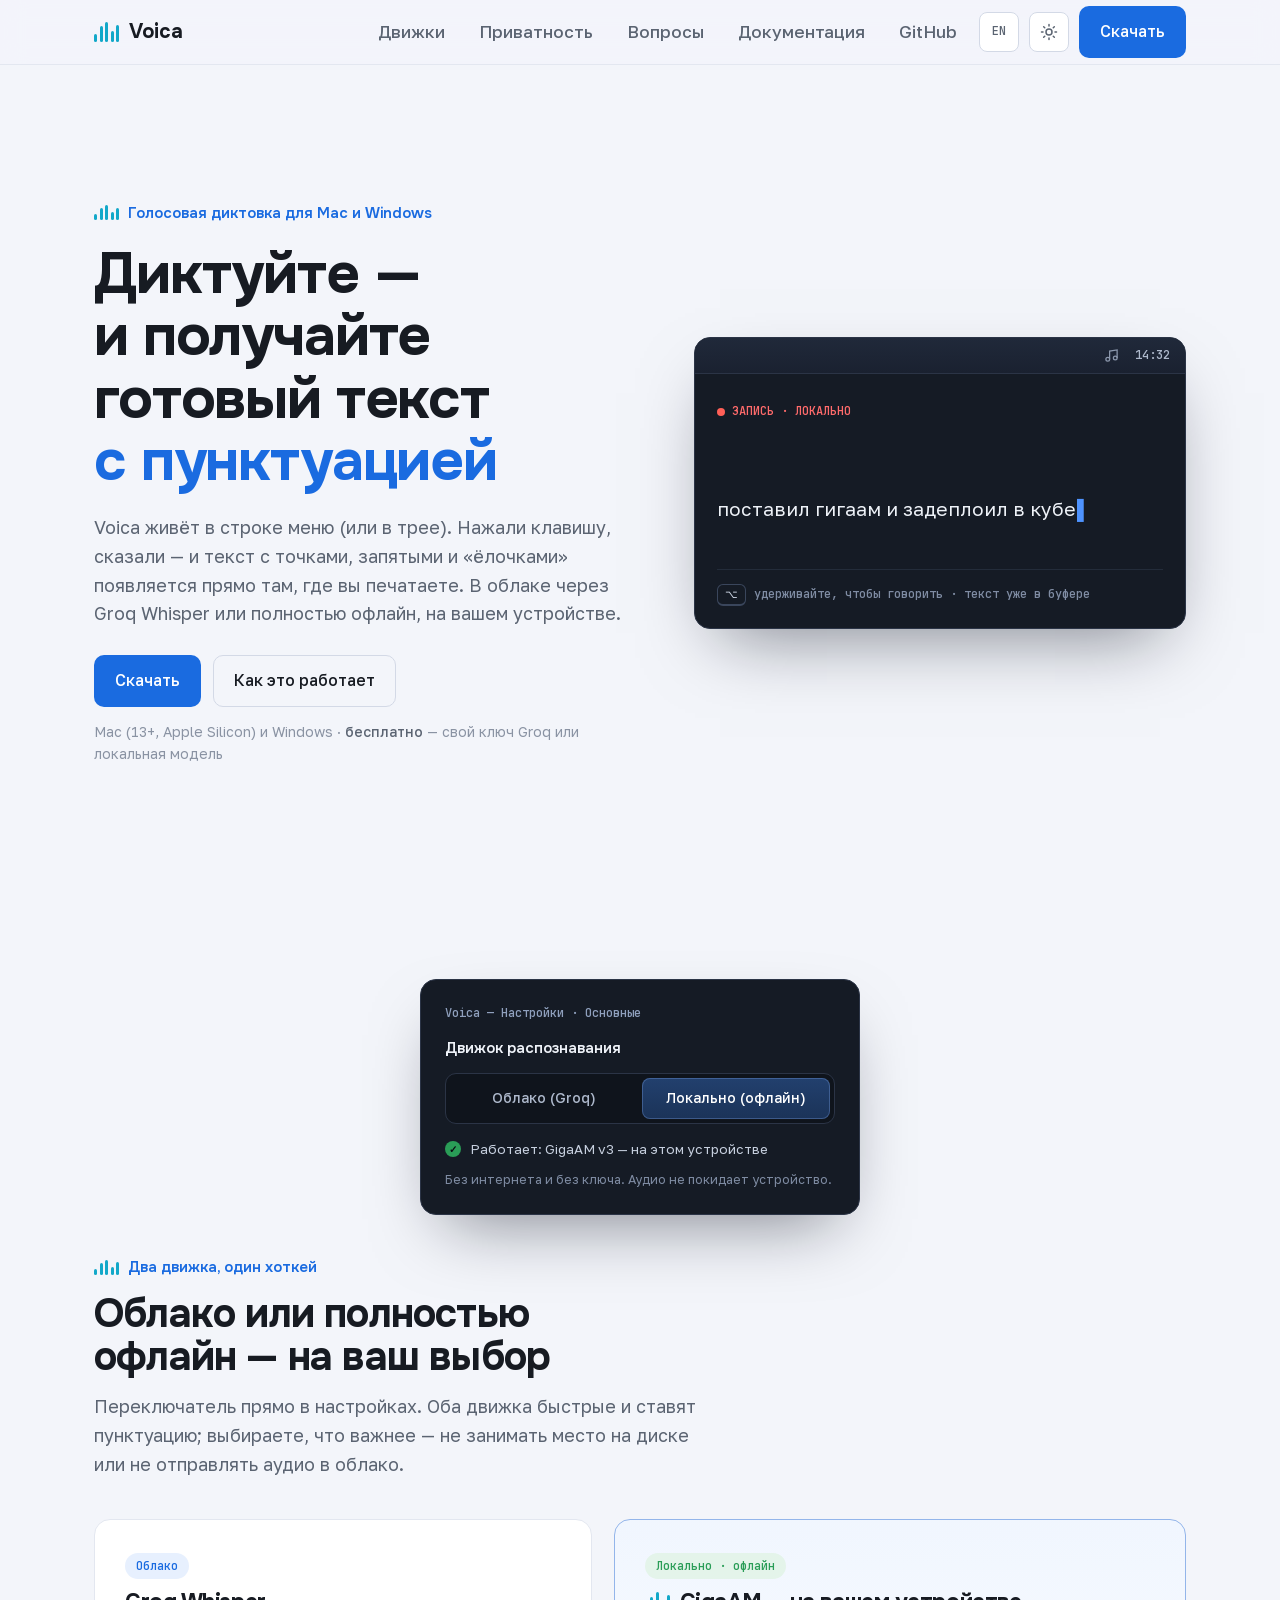
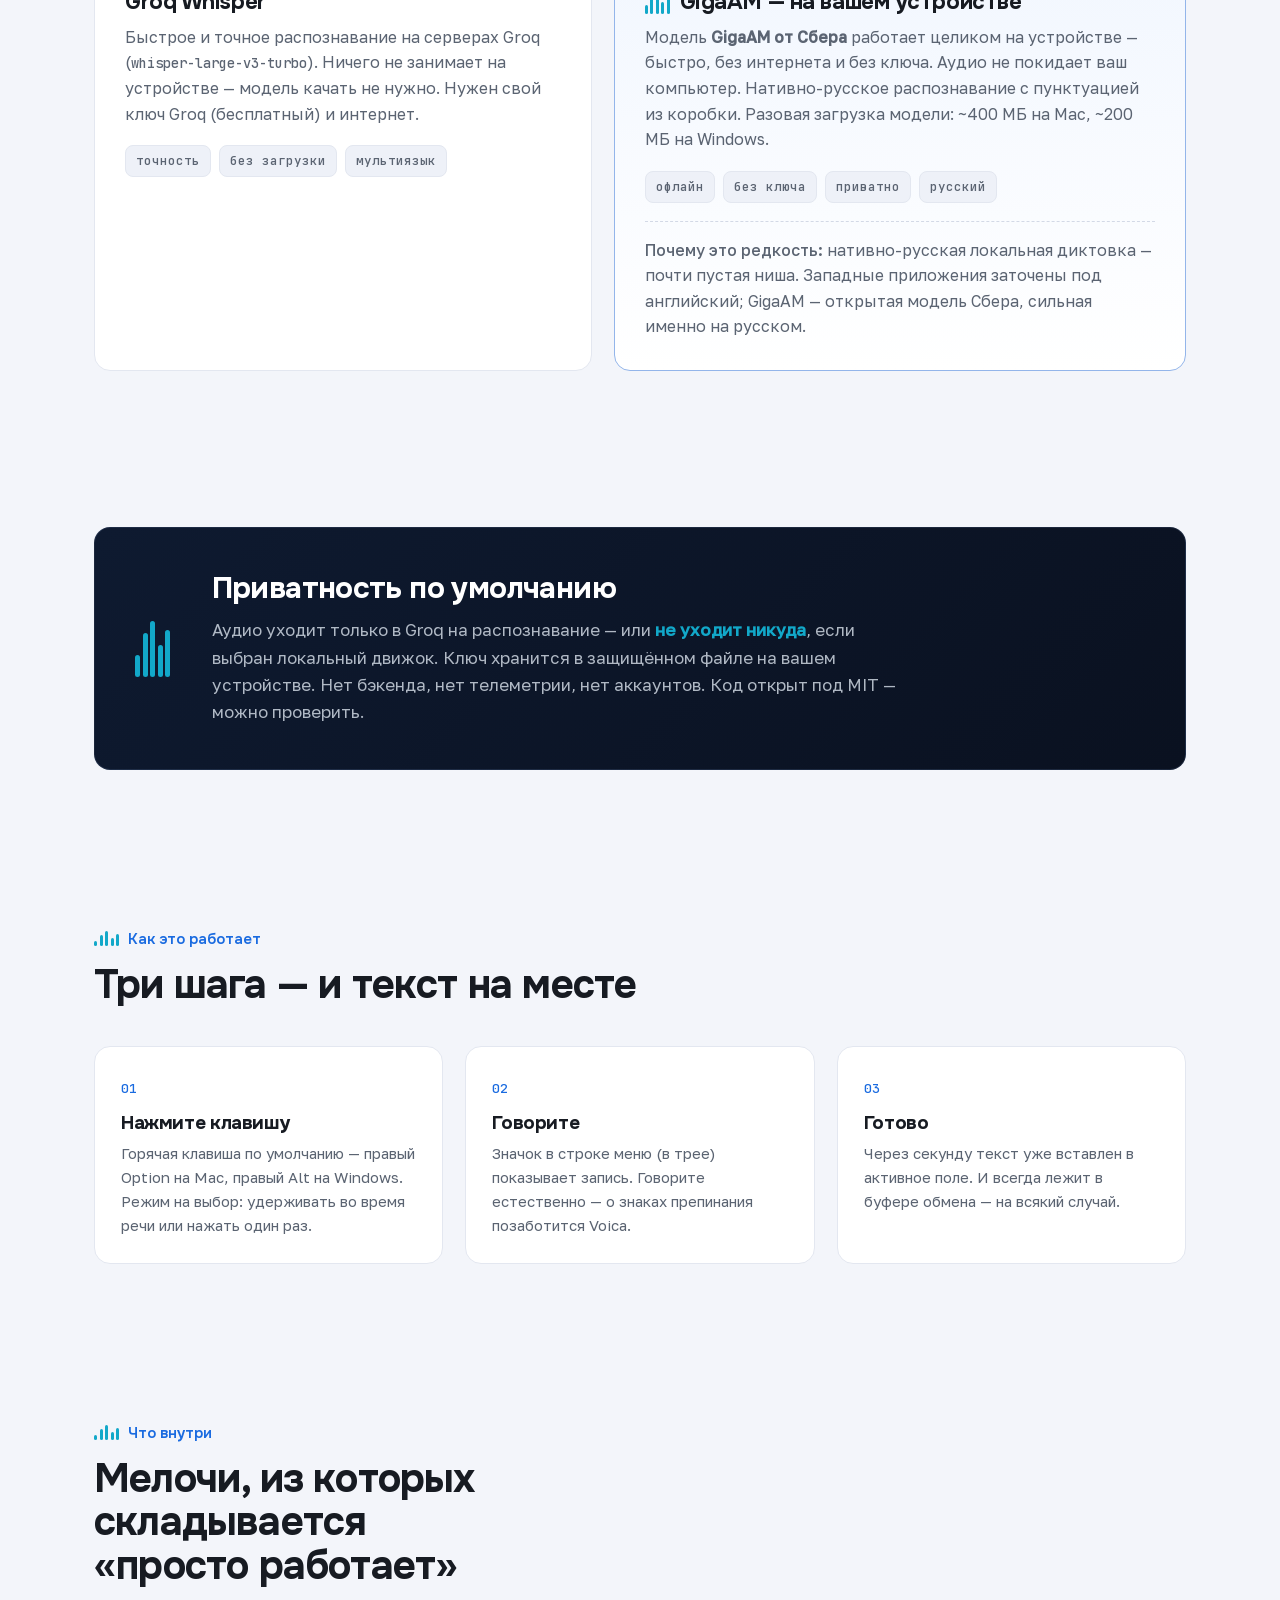
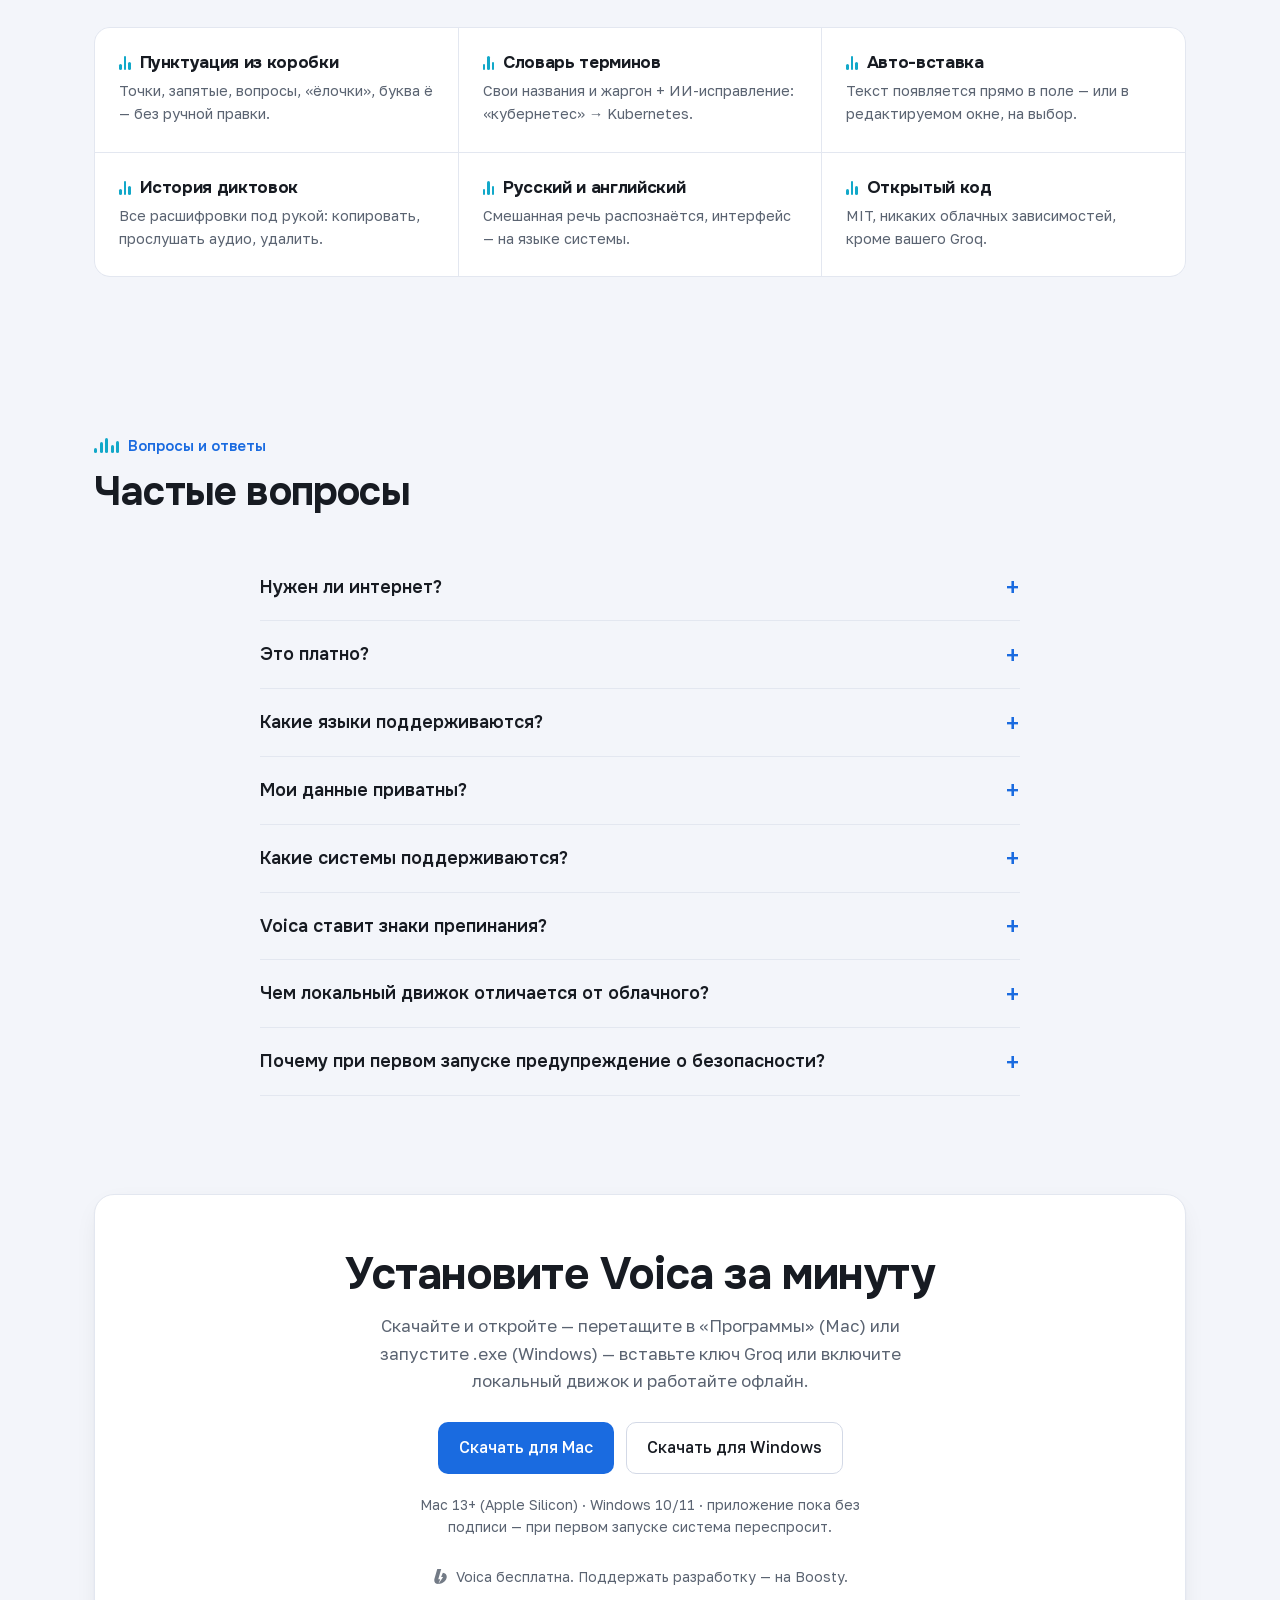
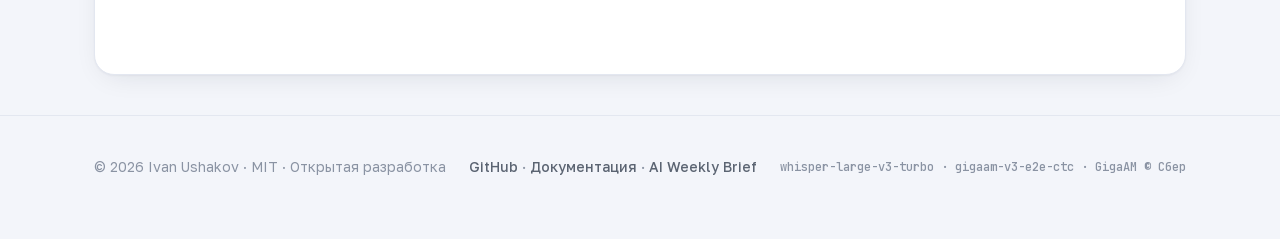
<file: index.html>
<!doctype html>
<html lang="ru" prefix="og: https://ogp.me/ns#">
<head>
<meta charset="utf-8">
<meta name="viewport" content="width=device-width, initial-scale=1">
<title>Voica — голосовая диктовка с пунктуацией для Mac и Windows</title>
<meta name="description" content="Диктуйте голосом — получайте чистый текст с точками и запятыми. Облачный движок Groq Whisper или полностью офлайн на устройстве (GigaAM). Открытый код, свой ключ.">
<link rel="canonical" href="https://voica.ru/">
<link rel="alternate" hreflang="ru" href="https://voica.ru/">
<link rel="alternate" hreflang="en" href="https://voica.ru/en/">
<link rel="alternate" hreflang="x-default" href="https://voica.ru/">
<meta property="og:type" content="website">
<meta property="og:title" content="Voica — голосовая диктовка с пунктуацией для Mac и Windows">
<meta property="og:description" content="Диктуйте голосом — получайте чистый текст с точками и запятыми. Облачный движок Groq Whisper или полностью офлайн на устройстве (GigaAM). Открытый код, свой ключ.">
<meta property="og:url" content="https://voica.ru/">
<meta property="og:image" content="https://voica.ru/assets/img/og.png">
<meta name="twitter:card" content="summary_large_image">
<script type="application/ld+json">{"@context": "https://schema.org", "@type": "SoftwareApplication", "name": "Voica", "applicationCategory": "UtilitiesApplication", "operatingSystem": "macOS 13+, Windows 10/11", "description": "Диктуйте голосом — получайте чистый текст с точками и запятыми. Облачный движок Groq Whisper или полностью офлайн на устройстве (GigaAM). Открытый код, свой ключ.", "url": "https://voica.ru/", "inLanguage": "ru", "license": "https://opensource.org/licenses/MIT", "downloadUrl": "https://github.com/Inhum/voica/releases/latest", "softwareHelp": {"@type": "CreativeWork", "url": "https://github.com/Inhum/voica/blob/main/README.ru.md"}, "sameAs": ["https://github.com/Inhum/voica", "https://github.com/Inhum/voica-win"], "author": {"@type": "Person", "name": "Ivan Ushakov"}, "offers": {"@type": "Offer", "price": "0", "priceCurrency": "USD"}}</script>
<script type="application/ld+json">{"@context": "https://schema.org", "@type": "FAQPage", "mainEntity": [{"@type": "Question", "name": "Нужен ли интернет?", "acceptedAnswer": {"@type": "Answer", "text": "Для облачного движка — да. Локальный движок работает полностью офлайн: без интернета, без ключа, и аудио не покидает устройство."}}, {"@type": "Question", "name": "Это платно?", "acceptedAnswer": {"@type": "Answer", "text": "Voica бесплатна, код открыт под лицензией MIT. Для облачного движка нужен свой бесплатный ключ Groq; локальный движок работает вообще без ключа. Платных функций не появится — если Voica экономит вам время, поддержать разработку можно на Boosty."}}, {"@type": "Question", "name": "Какие языки поддерживаются?", "acceptedAnswer": {"@type": "Answer", "text": "Русский и английский, включая смешанную речь. Локальная модель GigaAM особенно сильна на русском и ставит пунктуацию из коробки."}}, {"@type": "Question", "name": "Мои данные приватны?", "acceptedAnswer": {"@type": "Answer", "text": "Аудио уходит только в Groq на распознавание — или никуда, если выбран локальный движок. Нет бэкенда, телеметрии и аккаунтов; ключ хранится в защищённом файле на вашем устройстве."}}, {"@type": "Question", "name": "Какие системы поддерживаются?", "acceptedAnswer": {"@type": "Answer", "text": "macOS 13 и новее (Apple Silicon) и Windows 10/11."}}, {"@type": "Question", "name": "Voica ставит знаки препинания?", "acceptedAnswer": {"@type": "Answer", "text": "Да. Оба движка автоматически расставляют точки, запятые, вопросительные знаки и «ёлочки» — без ручной правки."}}, {"@type": "Question", "name": "Чем локальный движок отличается от облачного?", "acceptedAnswer": {"@type": "Answer", "text": "Облако — быстро и точно, ничего не нужно качать, но требуется ключ и интернет. Локально — приватно и офлайн, но модель скачивается один раз (~400 МБ на Mac, ~200 МБ на Windows)."}}, {"@type": "Question", "name": "Почему при первом запуске предупреждение о безопасности?", "acceptedAnswer": {"@type": "Answer", "text": "Приложение пока не подписано сертификатом разработчика, поэтому система переспрашивает один раз: на macOS — «Open Anyway» в разделе Privacy & Security, на Windows — подтверждение SmartScreen. Дальше Voica открывается обычным способом."}}]}</script>
<link rel="icon" href="assets/img/favicon.svg" type="image/svg+xml">
<link rel="stylesheet" href="assets/css/site.css">
</head>
<body>
<div class="nav"><div class="wrap nav-in">
  <a class="brand" href="./"><span class="wave" aria-hidden="true"><i></i><i></i><i></i><i></i><i></i></span> Voica</a>
  <div class="nav-right">
    <a class="nav-link hide-sm" href="#engines">Движки</a>
    <a class="nav-link hide-sm" href="#privacy">Приватность</a>
    <a class="nav-link hide-sm" href="#faq">Вопросы</a>
    <a class="nav-link hide-sm" target="_blank" rel="noopener" href="https://github.com/Inhum/voica/blob/main/README.ru.md">Документация</a>
    <a class="nav-link hide-sm" target="_blank" rel="noopener" href="https://github.com/Inhum">GitHub</a>
    <a class="icon-btn" href="en/" hreflang="en">EN</a>
    <button class="icon-btn" id="theme" aria-label="Theme">
      <svg class="theme-sun" viewBox="0 0 24 24" fill="none" stroke="currentColor" stroke-width="2" stroke-linecap="round"><circle cx="12" cy="12" r="4"/><path d="M12 2v2M12 20v2M4.9 4.9l1.4 1.4M17.7 17.7l1.4 1.4M2 12h2M20 12h2M4.9 19.1l1.4-1.4M17.7 6.3l1.4-1.4"/></svg>
      <svg class="theme-moon" viewBox="0 0 24 24" fill="none" stroke="currentColor" stroke-width="2" stroke-linecap="round" stroke-linejoin="round"><path d="M21 12.8A9 9 0 1 1 11.2 3a7 7 0 0 0 9.8 9.8z"/></svg>
    </button>
    <a class="btn btn-primary" href="#download">Скачать</a>
  </div>
</div></div>

<header class="hero"><div class="wrap hero-grid">
  <div>
    <div class="eyebrow"><span class="wave" aria-hidden="true"><i></i><i></i><i></i><i></i><i></i></span> <span>Голосовая диктовка для Mac и Windows</span></div>
    <h1>Диктуйте — и получайте готовый текст <span class="accent">с пунктуацией</span></h1>
    <p class="lede">Voica живёт в строке меню (или в трее). Нажали клавишу, сказали — и текст с точками, запятыми и «ёлочками» появляется прямо там, где вы печатаете. В облаке через Groq Whisper или полностью офлайн, на вашем устройстве.</p>
    <div class="hero-cta">
      <a class="btn btn-primary" href="#download">Скачать</a>
      <a class="btn btn-ghost" href="#how">Как это работает</a>
    </div>
    <p class="hero-note">Mac (13+, Apple Silicon) и Windows · <b>бесплатно</b> — свой ключ Groq или локальная модель</p>
  </div>
  <div class="mock" aria-hidden="true">
    <div class="mock-bar"><span class="mlive"><i style="animation-delay:0.0s"></i><i style="animation-delay:0.1s"></i><i style="animation-delay:0.2s"></i><i style="animation-delay:0.3s"></i><i style="animation-delay:0.4s"></i></span>
      <svg viewBox="0 0 24 24" fill="none" stroke="currentColor" stroke-width="2"><path d="M9 18V5l12-2v13"/><circle cx="6" cy="18" r="3"/><circle cx="18" cy="16" r="3"/></svg>
      <span class="mclock">14:32</span></div>
    <div class="mock-body">
      <span class="mrec"><b></b>ЗАПИСЬ · ЛОКАЛЬНО</span>
      <div class="mwv"><i style="animation-delay:0.00s"></i><i style="animation-delay:0.08s"></i><i style="animation-delay:0.16s"></i><i style="animation-delay:0.24s"></i><i style="animation-delay:0.32s"></i><i style="animation-delay:0.40s"></i><i style="animation-delay:0.48s"></i><i style="animation-delay:0.56s"></i><i style="animation-delay:0.64s"></i><i style="animation-delay:0.72s"></i><i style="animation-delay:0.80s"></i><i style="animation-delay:0.88s"></i><i style="animation-delay:0.96s"></i><i style="animation-delay:1.04s"></i></div>
      <div class="mres" id="mres">Поставил <span class="hl">GigaAM</span> и задеплоил в <span class="hl">Kubernetes</span> через <span class="hl">kubectl</span>.</div>
      <div class="mhint"><span class="mkbd">⌥</span> удерживайте, чтобы говорить · текст уже в буфере</div>
    </div>
  </div>
</div></header>

<section id="engines"><div class="wrap">
  <div class="eng-visual"><div class="epanel" aria-hidden="true">
    <div class="cap">Voica — Настройки · Основные</div>
    <div class="eh4">Движок распознавания</div>
    <div class="seg"><div>Облако (Groq)</div><div class="on">Локально (офлайн)</div></div>
    <div class="estatus"><span class="dot-ok">✓</span> <span>Работает: GigaAM v3 — на этом устройстве</span></div>
    <p class="esub">Без интернета и без ключа. Аудио не покидает устройство.</p>
  </div></div>
  <div class="sec-head"><div class="eyebrow"><span class="wave" aria-hidden="true"><i></i><i></i><i></i><i></i><i></i></span> <span>Два движка, один хоткей</span></div><h2>Облако или полностью офлайн — на ваш выбор</h2><p class="lede">Переключатель прямо в настройках. Оба движка быстрые и ставят пунктуацию; выбираете, что важнее — не занимать место на диске или не отправлять аудио в облако.</p></div>
  <div class="engines">
    <div class="engine">
      <span class="tag tag-blue">Облако</span><h3>Groq Whisper</h3>
      <p>Быстрое и точное распознавание на серверах Groq (<code>whisper-large-v3-turbo</code>). Ничего не занимает на устройстве — модель качать не нужно. Нужен свой ключ Groq (бесплатный) и интернет.</p><div class="chips"><span class="chip">точность</span><span class="chip">без загрузки</span><span class="chip">мультиязык</span></div>
    </div>
    <div class="engine local">
      <span class="tag tag-ok">Локально · офлайн</span>
      <h3><span class="wave" style="height:22px" aria-hidden="true"><i></i><i></i><i></i><i></i><i></i></span> GigaAM — на вашем устройстве</h3>
      <p>Модель <b>GigaAM от Сбера</b> работает целиком на устройстве — быстро, без интернета и без ключа. Аудио не покидает ваш компьютер. Нативно-русское распознавание с пунктуацией из коробки. Разовая загрузка модели: ~400 МБ на Mac, ~200 МБ на Windows.</p><div class="chips"><span class="chip">офлайн</span><span class="chip">без ключа</span><span class="chip">приватно</span><span class="chip">русский</span></div>
      <p class="sber"><b>Почему это редкость:</b> нативно-русская локальная диктовка — почти пустая ниша. Западные приложения заточены под английский; GigaAM — открытая модель Сбера, сильная именно на русском.</p>
    </div>
  </div>
</div></section>

<section id="privacy"><div class="wrap"><div class="privacy">
  <span class="wave pw" style="height:56px" aria-hidden="true"><i style="width:5px"></i><i style="width:5px"></i><i style="width:5px"></i><i style="width:5px"></i><i style="width:5px"></i><i style="width:5px"></i></span>
  <div><h2>Приватность по умолчанию</h2><p>Аудио уходит только в Groq на распознавание — или <b style="color:var(--wave)">не уходит никуда</b>, если выбран локальный движок. Ключ хранится в защищённом файле на вашем устройстве. Нет бэкенда, нет телеметрии, нет аккаунтов. Код открыт под MIT — можно проверить.</p></div>
</div></div></section>

<section id="how"><div class="wrap">
  <div class="sec-head"><div class="eyebrow"><span class="wave" aria-hidden="true"><i></i><i></i><i></i><i></i><i></i></span> <span>Как это работает</span></div><h2>Три шага — и текст на месте</h2></div>
  <div class="steps">
    <div class="step"><h3>Нажмите клавишу</h3><p>Горячая клавиша по умолчанию — правый Option на Mac, правый Alt на Windows. Режим на выбор: удерживать во время речи или нажать один раз.</p></div>
    <div class="step"><h3>Говорите</h3><p>Значок в строке меню (в трее) показывает запись. Говорите естественно — о знаках препинания позаботится Voica.</p></div>
    <div class="step"><h3>Готово</h3><p>Через секунду текст уже вставлен в активное поле. И всегда лежит в буфере обмена — на всякий случай.</p></div>
  </div>
</div></section>

<section><div class="wrap">
  <div class="sec-head"><div class="eyebrow"><span class="wave" aria-hidden="true"><i></i><i></i><i></i><i></i><i></i></span> <span>Что внутри</span></div><h2>Мелочи, из которых складывается «просто работает»</h2></div>
  <div class="feat"><div class="feat-i"><h3><span class="wm"><i></i><i></i><i></i></span> Пунктуация из коробки</h3><p>Точки, запятые, вопросы, «ёлочки», буква ё — без ручной правки.</p></div><div class="feat-i"><h3><span class="wm"><i></i><i></i><i></i></span> Словарь терминов</h3><p>Свои названия и жаргон + ИИ-исправление: «кубернетес» → Kubernetes.</p></div><div class="feat-i"><h3><span class="wm"><i></i><i></i><i></i></span> Авто-вставка</h3><p>Текст появляется прямо в поле — или в редактируемом окне, на выбор.</p></div><div class="feat-i"><h3><span class="wm"><i></i><i></i><i></i></span> История диктовок</h3><p>Все расшифровки под рукой: копировать, прослушать аудио, удалить.</p></div><div class="feat-i"><h3><span class="wm"><i></i><i></i><i></i></span> Русский и английский</h3><p>Смешанная речь распознаётся, интерфейс — на языке системы.</p></div><div class="feat-i"><h3><span class="wm"><i></i><i></i><i></i></span> Открытый код</h3><p>MIT, никаких облачных зависимостей, кроме вашего Groq.</p></div></div>
</div></section>

<section id="faq"><div class="wrap">
  <div class="sec-head"><div class="eyebrow"><span class="wave" aria-hidden="true"><i></i><i></i><i></i><i></i><i></i></span> <span>Вопросы и ответы</span></div><h2>Частые вопросы</h2></div>
  <div class="faq"><details><summary>Нужен ли интернет?</summary><p>Для облачного движка — да. Локальный движок работает полностью офлайн: без интернета, без ключа, и аудио не покидает устройство.</p></details><details><summary>Это платно?</summary><p>Voica бесплатна, код открыт под лицензией MIT. Для облачного движка нужен свой бесплатный ключ Groq; локальный движок работает вообще без ключа. Платных функций не появится — если Voica экономит вам время, поддержать разработку можно на <a target="_blank" rel="noopener" href="https://boosty.to/voica">Boosty</a>.</p></details><details><summary>Какие языки поддерживаются?</summary><p>Русский и английский, включая смешанную речь. Локальная модель GigaAM особенно сильна на русском и ставит пунктуацию из коробки.</p></details><details><summary>Мои данные приватны?</summary><p>Аудио уходит только в Groq на распознавание — или никуда, если выбран локальный движок. Нет бэкенда, телеметрии и аккаунтов; ключ хранится в защищённом файле на вашем устройстве.</p></details><details><summary>Какие системы поддерживаются?</summary><p>macOS 13 и новее (Apple Silicon) и Windows 10/11.</p></details><details><summary>Voica ставит знаки препинания?</summary><p>Да. Оба движка автоматически расставляют точки, запятые, вопросительные знаки и «ёлочки» — без ручной правки.</p></details><details><summary>Чем локальный движок отличается от облачного?</summary><p>Облако — быстро и точно, ничего не нужно качать, но требуется ключ и интернет. Локально — приватно и офлайн, но модель скачивается один раз (~400 МБ на Mac, ~200 МБ на Windows).</p></details><details><summary>Почему при первом запуске предупреждение о безопасности?</summary><p>Приложение пока не подписано сертификатом разработчика, поэтому система переспрашивает один раз: на macOS — «Open Anyway» в разделе Privacy & Security, на Windows — подтверждение SmartScreen. Дальше Voica открывается обычным способом.</p></details></div>
</div></section>

<section id="download" class="cta"><div class="wrap"><div class="cta-box">
  <h2>Установите Voica за минуту</h2><p>Скачайте и откройте — перетащите в «Программы» (Mac) или запустите .exe (Windows) — вставьте ключ Groq или включите локальный движок и работайте офлайн.</p>
  <div style="display:flex;gap:12px;justify-content:center;flex-wrap:wrap">
    <a class="btn btn-primary" target="_blank" rel="noopener" href="https://github.com/Inhum/voica/releases/latest">Скачать для Mac</a>
    <a class="btn btn-ghost" target="_blank" rel="noopener" href="https://github.com/Inhum/voica-win/releases/latest">Скачать для Windows</a>
  </div>
  <p class="hero-note" style="margin-top:20px">Mac 13+ (Apple Silicon) · Windows 10/11 · приложение пока без подписи — при первом запуске система переспросит.</p>
  <p class="support"><a target="_blank" rel="noopener" href="https://boosty.to/voica"><svg class="bst" viewBox="0 0 831 1000" aria-hidden="true" fill="currentColor"><path d="M26.2 597.3 199.1 0h265l-53.6 185.2c-.6 1-1 2.1-1.3 3.3l-140.7 489h131.3C344.8 814.6 301.9 922.1 271 1000 28.7 997.2-39.2 823.6 20.2 618.3M271.9 1000l319.4-460H455.8l117.9-294.7c202.4 21.3 297.2 180.4 241.5 373-59.9 207-302.3 381.7-538.3 381.7C275.2 1000 273.6 1000 271.9 1000z"/></svg>Voica бесплатна. Поддержать разработку — на Boosty.</a></p>
</div></div></section>

<footer class="foot"><div class="wrap foot-in">
  <div>© 2026 Ivan Ushakov · MIT · Открытая разработка</div>
  <!-- Ссылки на поддержку в футере намеренно НЕТ: блок скачивания идёт прямо над ним, и
       вторая просьба через сто пикселей выглядит навязчиво. Достаточно строки там и ответа в FAQ. -->
  <nav class="foot-nav"><a target="_blank" rel="noopener" href="https://github.com/Inhum">GitHub</a> · <a target="_blank" rel="noopener" href="https://github.com/Inhum/voica/blob/main/README.ru.md">Документация</a> · <a target="_blank" rel="noopener" href="https://t.me/ai_weekly_brief">AI Weekly Brief</a></nav>
  <div class="foot-mono">whisper-large-v3-turbo · gigaam-v3-e2e-ctc · GigaAM © Сбер</div>
</div></footer>

<script>
(function(){var r=document.documentElement;try{var t=localStorage.getItem("voica-theme");if(t)r.setAttribute("data-theme",t);}catch(e){}
document.getElementById("theme").onclick=function(){var c=r.getAttribute("data-theme")||(matchMedia("(prefers-color-scheme:dark)").matches?"dark":"light");var n=c==="dark"?"light":"dark";r.setAttribute("data-theme",n);try{localStorage.setItem("voica-theme",n);}catch(e){}};})();
</script>
<!-- Анимация мокапа: печать «сырого» текста → красное подчёркивание → исправление, циклично.
     Прогрессивно: без JS / при reduced-motion остаётся server-rendered чистый результат. -->
<script>
(function(){
  var el=document.getElementById("mres");
  if(!el||matchMedia("(prefers-reduced-motion: reduce)").matches) return;
  var RAW="\u043f\u043e\u0441\u0442\u0430\u0432\u0438\u043b \u0433\u0438\u0433\u0430\u0430\u043c \u0438 \u0437\u0430\u0434\u0435\u043f\u043b\u043e\u0438\u043b \u0432 \u043a\u0443\u0431\u0435\u0440\u043d\u0435\u0442\u0438\u0441 \u0447\u0435\u0440\u0435\u0437 \u043a\u0443\u0431\u0435\u043a\u0442\u0435\u043b", MARK="\u043f\u043e\u0441\u0442\u0430\u0432\u0438\u043b <span class=\"raw-term\">\u0433\u0438\u0433\u0430\u0430\u043c</span> \u0438 \u0437\u0430\u0434\u0435\u043f\u043b\u043e\u0438\u043b \u0432 <span class=\"raw-term\">\u043a\u0443\u0431\u0435\u0440\u043d\u0435\u0442\u0438\u0441</span> \u0447\u0435\u0440\u0435\u0437 <span class=\"raw-term\">\u043a\u0443\u0431\u0435\u043a\u0442\u0435\u043b</span>", FINAL="\u041f\u043e\u0441\u0442\u0430\u0432\u0438\u043b <span class=\"hl\">GigaAM</span> \u0438 \u0437\u0430\u0434\u0435\u043f\u043b\u043e\u0438\u043b \u0432 <span class=\"hl\">Kubernetes</span> \u0447\u0435\u0440\u0435\u0437 <span class=\"hl\">kubectl</span>.";
  var wait=function(ms){return new Promise(function(r){setTimeout(r,ms);});};
  function type(){
    el.textContent=""; el.classList.add("typing"); var i=0;
    return new Promise(function(res){
      (function step(){
        if(i>=RAW.length){el.classList.remove("typing"); res(); return;}
        el.textContent=RAW.slice(0,++i); setTimeout(step,55);
      })();
    });
  }
  (async function loop(){
    while(true){
      el.classList.remove("fade");
      await type();                 // 1) печатается «сырой» текст
      await wait(320);
      el.innerHTML=MARK;            // 2) неуверенные термины — красным
      await wait(700);
      el.innerHTML=FINAL;           // 3) исправление: синие термины + пунктуация
      el.querySelectorAll(".hl").forEach(function(s){s.classList.add("just");});
      await wait(560);
      el.querySelectorAll(".hl").forEach(function(s){s.classList.remove("just");});
      await wait(2600);             // держим чистый результат
      el.classList.add("fade");     // 4) плавно гаснет и цикл повторяется
      await wait(380);
    }
  })();
})();
</script>
<!-- GoatCounter — cookieless-аналитика, без кук и баннера согласия -->
<script data-goatcounter="https://voica.goatcounter.com/count"
        async src="//gc.zgo.at/count.js"></script>
</body>
</html>
</file>
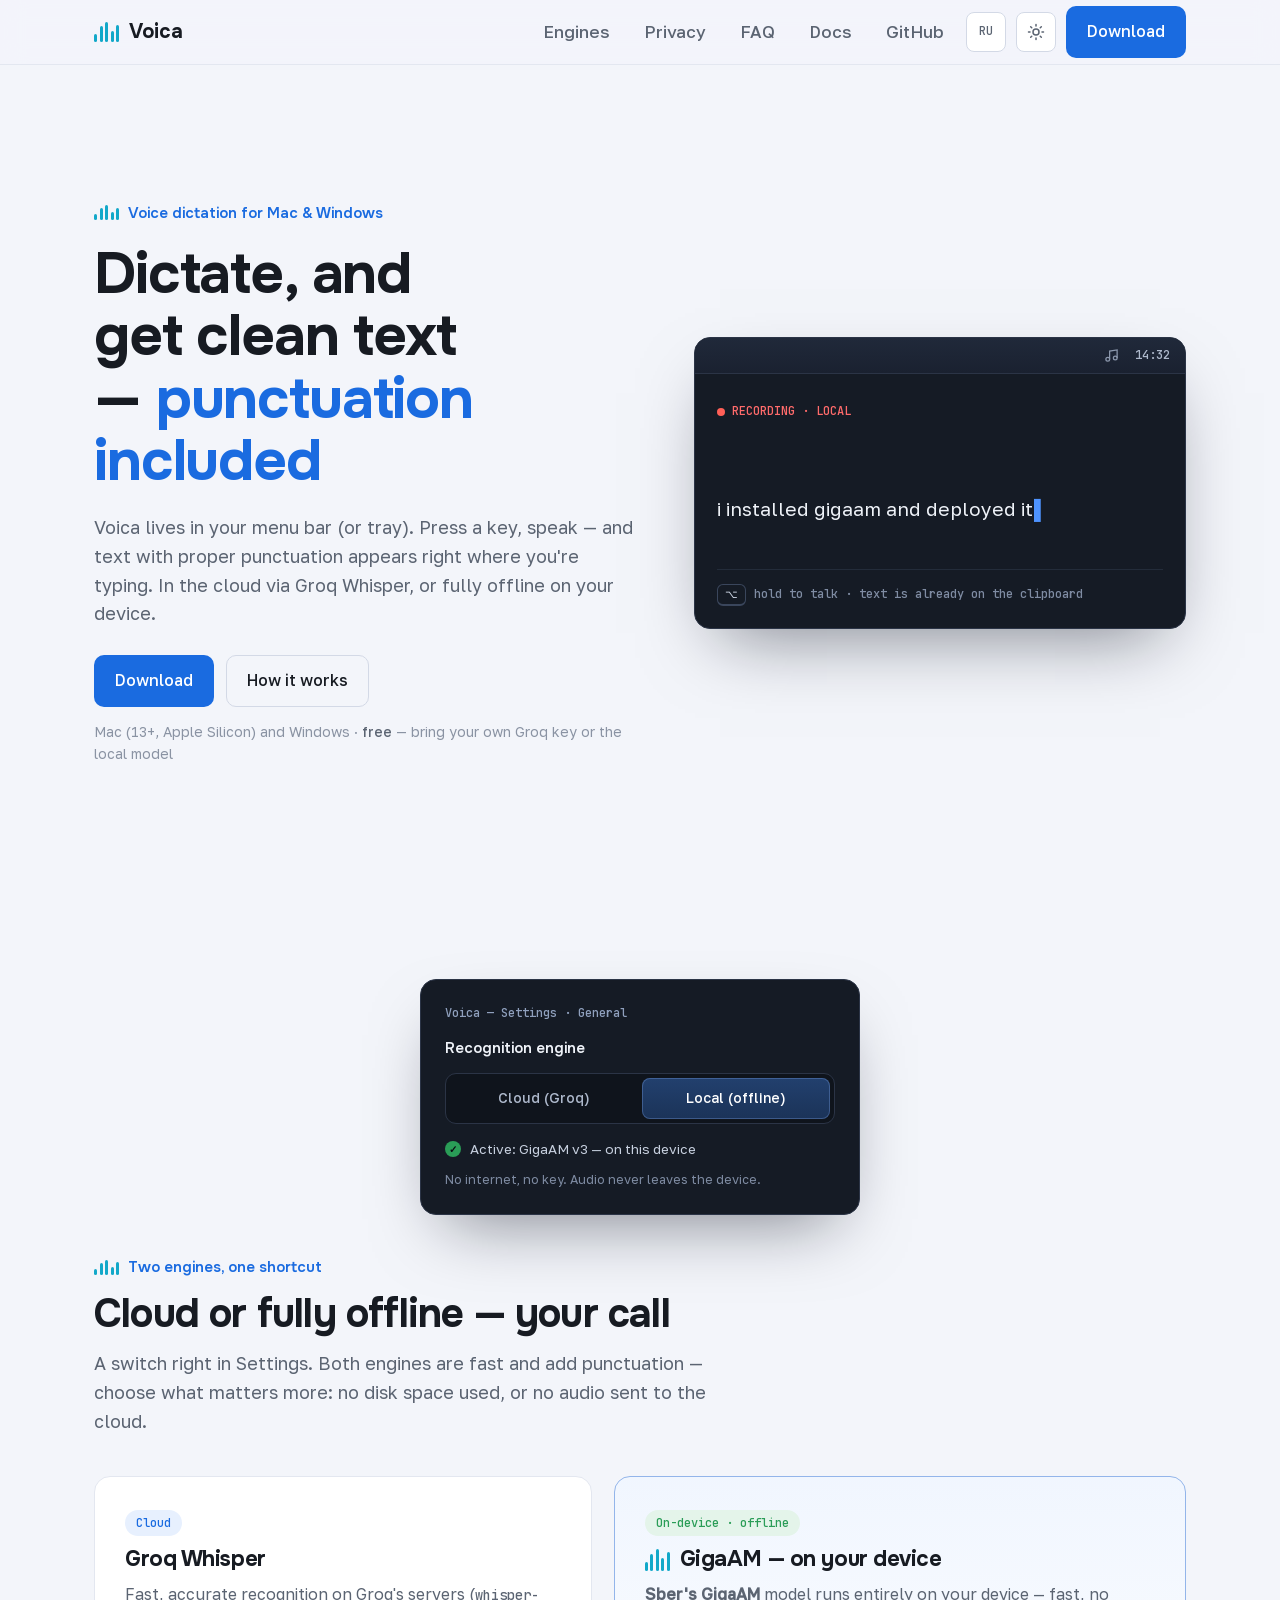
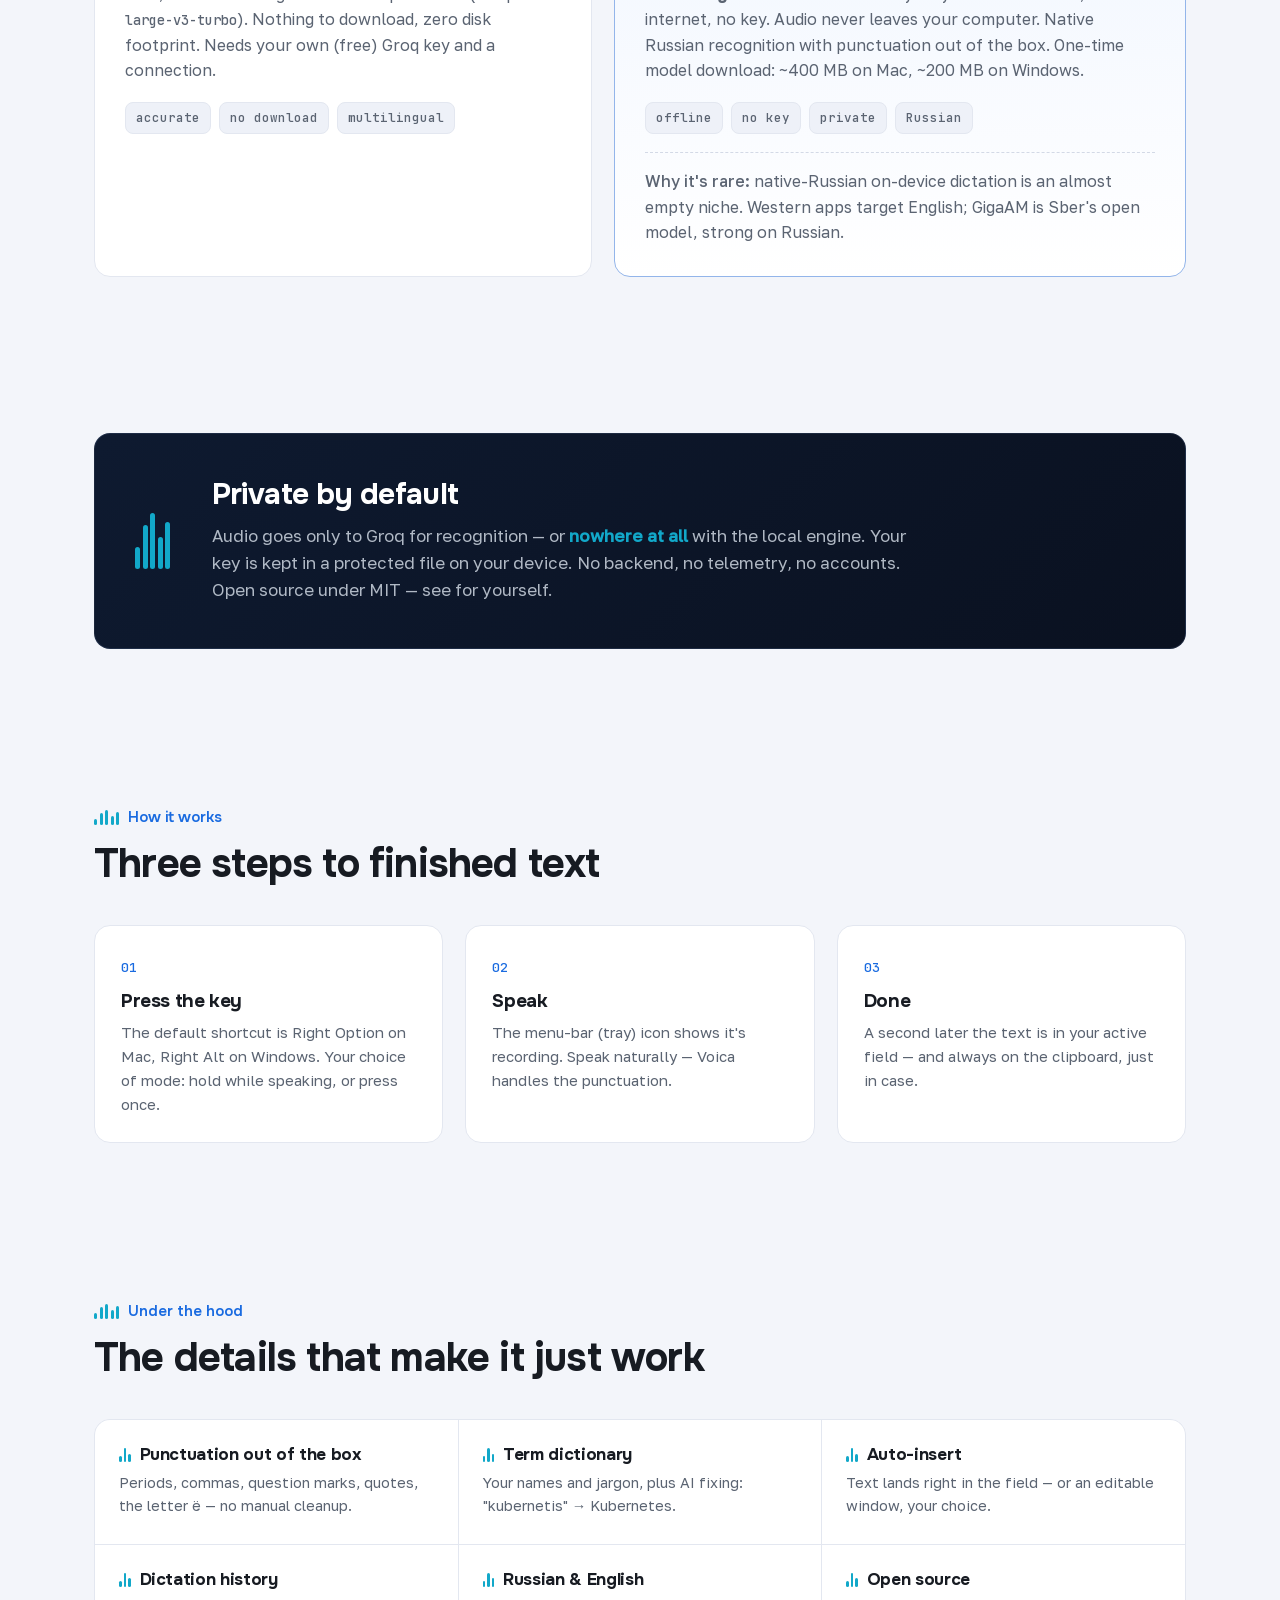
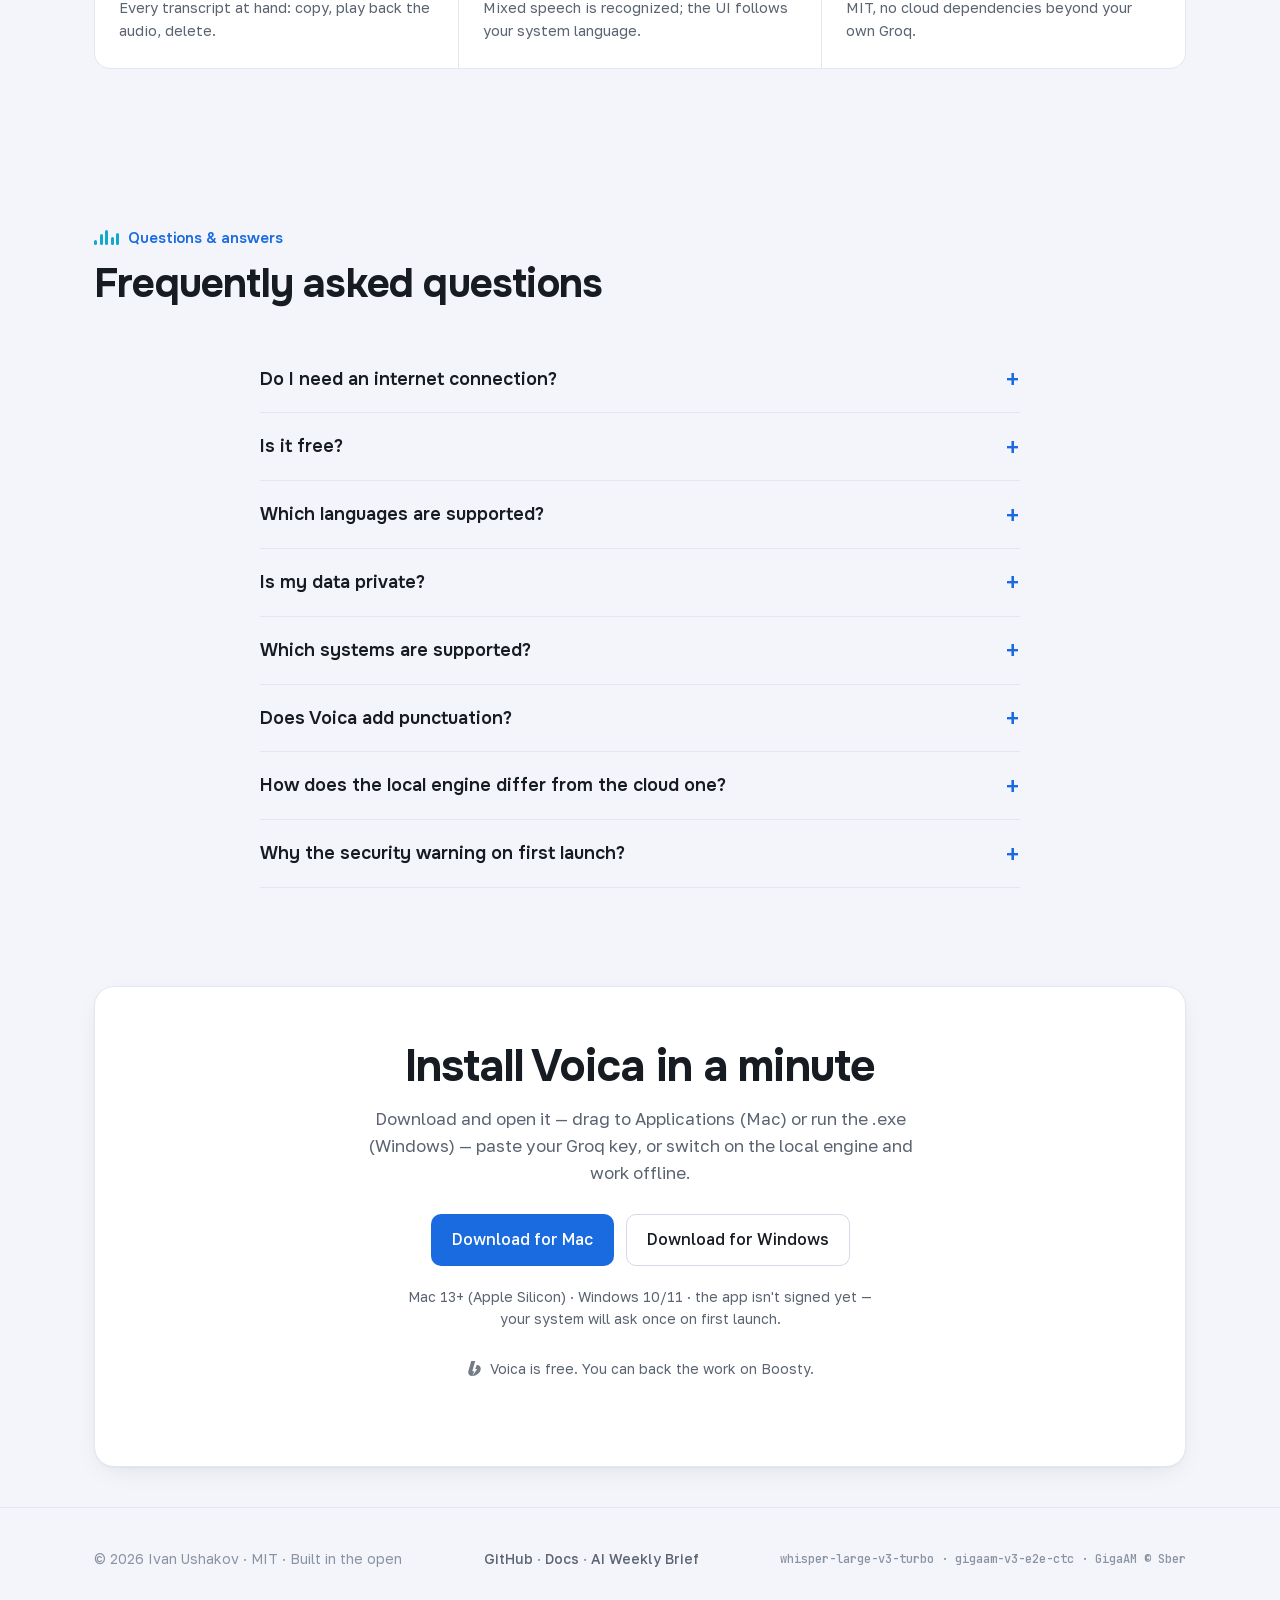
<file: en/index.html>
<!doctype html>
<html lang="en" prefix="og: https://ogp.me/ns#">
<head>
<meta charset="utf-8">
<meta name="viewport" content="width=device-width, initial-scale=1">
<title>Voica — voice dictation with punctuation for Mac & Windows</title>
<meta name="description" content="Dictate by voice, get clean punctuated text. Cloud engine (Groq Whisper) or fully offline on-device (GigaAM). Open source, bring your own key.">
<link rel="canonical" href="https://voica.ru/en/">
<link rel="alternate" hreflang="ru" href="https://voica.ru/">
<link rel="alternate" hreflang="en" href="https://voica.ru/en/">
<link rel="alternate" hreflang="x-default" href="https://voica.ru/">
<meta property="og:type" content="website">
<meta property="og:title" content="Voica — voice dictation with punctuation for Mac & Windows">
<meta property="og:description" content="Dictate by voice, get clean punctuated text. Cloud engine (Groq Whisper) or fully offline on-device (GigaAM). Open source, bring your own key.">
<meta property="og:url" content="https://voica.ru/en/">
<meta property="og:image" content="https://voica.ru/assets/img/og.en.png">
<meta name="twitter:card" content="summary_large_image">
<script type="application/ld+json">{"@context": "https://schema.org", "@type": "SoftwareApplication", "name": "Voica", "applicationCategory": "UtilitiesApplication", "operatingSystem": "macOS 13+, Windows 10/11", "description": "Dictate by voice, get clean punctuated text. Cloud engine (Groq Whisper) or fully offline on-device (GigaAM). Open source, bring your own key.", "url": "https://voica.ru/en/", "inLanguage": "en", "license": "https://opensource.org/licenses/MIT", "downloadUrl": "https://github.com/Inhum/voica/releases/latest", "softwareHelp": {"@type": "CreativeWork", "url": "https://github.com/Inhum/voica/blob/main/README.md"}, "sameAs": ["https://github.com/Inhum/voica", "https://github.com/Inhum/voica-win"], "author": {"@type": "Person", "name": "Ivan Ushakov"}, "offers": {"@type": "Offer", "price": "0", "priceCurrency": "USD"}}</script>
<script type="application/ld+json">{"@context": "https://schema.org", "@type": "FAQPage", "mainEntity": [{"@type": "Question", "name": "Do I need an internet connection?", "acceptedAnswer": {"@type": "Answer", "text": "For the cloud engine, yes. The local engine works fully offline — no internet, no key, and audio never leaves your device."}}, {"@type": "Question", "name": "Is it free?", "acceptedAnswer": {"@type": "Answer", "text": "Voica is free and open source under the MIT license. The cloud engine needs your own free Groq key; the local engine needs no key at all. There will be no paid features — if Voica saves you time, you can back the work on Boosty."}}, {"@type": "Question", "name": "Which languages are supported?", "acceptedAnswer": {"@type": "Answer", "text": "Russian and English, including mixed speech. The local GigaAM model is especially strong on Russian and adds punctuation out of the box."}}, {"@type": "Question", "name": "Is my data private?", "acceptedAnswer": {"@type": "Answer", "text": "Audio goes only to Groq for recognition — or nowhere at all with the local engine. No backend, no telemetry, no accounts; your key is kept in a protected file on your device."}}, {"@type": "Question", "name": "Which systems are supported?", "acceptedAnswer": {"@type": "Answer", "text": "macOS 13 and later (Apple Silicon) and Windows 10/11."}}, {"@type": "Question", "name": "Does Voica add punctuation?", "acceptedAnswer": {"@type": "Answer", "text": "Yes. Both engines automatically add periods, commas, question marks and quotation marks — no manual cleanup."}}, {"@type": "Question", "name": "How does the local engine differ from the cloud one?", "acceptedAnswer": {"@type": "Answer", "text": "Cloud is fast and accurate with nothing to download, but needs a key and internet. Local is private and offline, but the model downloads once (~400 MB on Mac, ~200 MB on Windows)."}}, {"@type": "Question", "name": "Why the security warning on first launch?", "acceptedAnswer": {"@type": "Answer", "text": "The app isn't signed with a developer certificate yet, so your system asks once: on macOS use “Open Anyway” in Privacy & Security, on Windows confirm the SmartScreen prompt. After that Voica opens normally."}}]}</script>
<link rel="icon" href="../assets/img/favicon.svg" type="image/svg+xml">
<link rel="stylesheet" href="../assets/css/site.css">
</head>
<body>
<div class="nav"><div class="wrap nav-in">
  <a class="brand" href="../"><span class="wave" aria-hidden="true"><i></i><i></i><i></i><i></i><i></i></span> Voica</a>
  <div class="nav-right">
    <a class="nav-link hide-sm" href="#engines">Engines</a>
    <a class="nav-link hide-sm" href="#privacy">Privacy</a>
    <a class="nav-link hide-sm" href="#faq">FAQ</a>
    <a class="nav-link hide-sm" target="_blank" rel="noopener" href="https://github.com/Inhum/voica/blob/main/README.md">Docs</a>
    <a class="nav-link hide-sm" target="_blank" rel="noopener" href="https://github.com/Inhum">GitHub</a>
    <a class="icon-btn" href="../" hreflang="ru">RU</a>
    <button class="icon-btn" id="theme" aria-label="Theme">
      <svg class="theme-sun" viewBox="0 0 24 24" fill="none" stroke="currentColor" stroke-width="2" stroke-linecap="round"><circle cx="12" cy="12" r="4"/><path d="M12 2v2M12 20v2M4.9 4.9l1.4 1.4M17.7 17.7l1.4 1.4M2 12h2M20 12h2M4.9 19.1l1.4-1.4M17.7 6.3l1.4-1.4"/></svg>
      <svg class="theme-moon" viewBox="0 0 24 24" fill="none" stroke="currentColor" stroke-width="2" stroke-linecap="round" stroke-linejoin="round"><path d="M21 12.8A9 9 0 1 1 11.2 3a7 7 0 0 0 9.8 9.8z"/></svg>
    </button>
    <a class="btn btn-primary" href="#download">Download</a>
  </div>
</div></div>

<header class="hero"><div class="wrap hero-grid">
  <div>
    <div class="eyebrow"><span class="wave" aria-hidden="true"><i></i><i></i><i></i><i></i><i></i></span> <span>Voice dictation for Mac & Windows</span></div>
    <h1>Dictate, and get clean text — <span class="accent">punctuation included</span></h1>
    <p class="lede">Voica lives in your menu bar (or tray). Press a key, speak — and text with proper punctuation appears right where you're typing. In the cloud via Groq Whisper, or fully offline on your device.</p>
    <div class="hero-cta">
      <a class="btn btn-primary" href="#download">Download</a>
      <a class="btn btn-ghost" href="#how">How it works</a>
    </div>
    <p class="hero-note">Mac (13+, Apple Silicon) and Windows · <b>free</b> — bring your own Groq key or the local model</p>
  </div>
  <div class="mock" aria-hidden="true">
    <div class="mock-bar"><span class="mlive"><i style="animation-delay:0.0s"></i><i style="animation-delay:0.1s"></i><i style="animation-delay:0.2s"></i><i style="animation-delay:0.3s"></i><i style="animation-delay:0.4s"></i></span>
      <svg viewBox="0 0 24 24" fill="none" stroke="currentColor" stroke-width="2"><path d="M9 18V5l12-2v13"/><circle cx="6" cy="18" r="3"/><circle cx="18" cy="16" r="3"/></svg>
      <span class="mclock">14:32</span></div>
    <div class="mock-body">
      <span class="mrec"><b></b>RECORDING · LOCAL</span>
      <div class="mwv"><i style="animation-delay:0.00s"></i><i style="animation-delay:0.08s"></i><i style="animation-delay:0.16s"></i><i style="animation-delay:0.24s"></i><i style="animation-delay:0.32s"></i><i style="animation-delay:0.40s"></i><i style="animation-delay:0.48s"></i><i style="animation-delay:0.56s"></i><i style="animation-delay:0.64s"></i><i style="animation-delay:0.72s"></i><i style="animation-delay:0.80s"></i><i style="animation-delay:0.88s"></i><i style="animation-delay:0.96s"></i><i style="animation-delay:1.04s"></i></div>
      <div class="mres" id="mres">I installed <span class="hl">GigaAM</span> and deployed it to <span class="hl">Kubernetes</span> via <span class="hl">kubectl</span>.</div>
      <div class="mhint"><span class="mkbd">⌥</span> hold to talk · text is already on the clipboard</div>
    </div>
  </div>
</div></header>

<section id="engines"><div class="wrap">
  <div class="eng-visual"><div class="epanel" aria-hidden="true">
    <div class="cap">Voica — Settings · General</div>
    <div class="eh4">Recognition engine</div>
    <div class="seg"><div>Cloud (Groq)</div><div class="on">Local (offline)</div></div>
    <div class="estatus"><span class="dot-ok">✓</span> <span>Active: GigaAM v3 — on this device</span></div>
    <p class="esub">No internet, no key. Audio never leaves the device.</p>
  </div></div>
  <div class="sec-head"><div class="eyebrow"><span class="wave" aria-hidden="true"><i></i><i></i><i></i><i></i><i></i></span> <span>Two engines, one shortcut</span></div><h2>Cloud or fully offline — your call</h2><p class="lede">A switch right in Settings. Both engines are fast and add punctuation — choose what matters more: no disk space used, or no audio sent to the cloud.</p></div>
  <div class="engines">
    <div class="engine">
      <span class="tag tag-blue">Cloud</span><h3>Groq Whisper</h3>
      <p>Fast, accurate recognition on Groq's servers (<code>whisper-large-v3-turbo</code>). Nothing to download, zero disk footprint. Needs your own (free) Groq key and a connection.</p><div class="chips"><span class="chip">accurate</span><span class="chip">no download</span><span class="chip">multilingual</span></div>
    </div>
    <div class="engine local">
      <span class="tag tag-ok">On-device · offline</span>
      <h3><span class="wave" style="height:22px" aria-hidden="true"><i></i><i></i><i></i><i></i><i></i></span> GigaAM — on your device</h3>
      <p><b>Sber's GigaAM</b> model runs entirely on your device — fast, no internet, no key. Audio never leaves your computer. Native Russian recognition with punctuation out of the box. One-time model download: ~400 MB on Mac, ~200 MB on Windows.</p><div class="chips"><span class="chip">offline</span><span class="chip">no key</span><span class="chip">private</span><span class="chip">Russian</span></div>
      <p class="sber"><b>Why it's rare:</b> native-Russian on-device dictation is an almost empty niche. Western apps target English; GigaAM is Sber's open model, strong on Russian.</p>
    </div>
  </div>
</div></section>

<section id="privacy"><div class="wrap"><div class="privacy">
  <span class="wave pw" style="height:56px" aria-hidden="true"><i style="width:5px"></i><i style="width:5px"></i><i style="width:5px"></i><i style="width:5px"></i><i style="width:5px"></i><i style="width:5px"></i></span>
  <div><h2>Private by default</h2><p>Audio goes only to Groq for recognition — or <b style="color:var(--wave)">nowhere at all</b> with the local engine. Your key is kept in a protected file on your device. No backend, no telemetry, no accounts. Open source under MIT — see for yourself.</p></div>
</div></div></section>

<section id="how"><div class="wrap">
  <div class="sec-head"><div class="eyebrow"><span class="wave" aria-hidden="true"><i></i><i></i><i></i><i></i><i></i></span> <span>How it works</span></div><h2>Three steps to finished text</h2></div>
  <div class="steps">
    <div class="step"><h3>Press the key</h3><p>The default shortcut is Right Option on Mac, Right Alt on Windows. Your choice of mode: hold while speaking, or press once.</p></div>
    <div class="step"><h3>Speak</h3><p>The menu-bar (tray) icon shows it's recording. Speak naturally — Voica handles the punctuation.</p></div>
    <div class="step"><h3>Done</h3><p>A second later the text is in your active field — and always on the clipboard, just in case.</p></div>
  </div>
</div></section>

<section><div class="wrap">
  <div class="sec-head"><div class="eyebrow"><span class="wave" aria-hidden="true"><i></i><i></i><i></i><i></i><i></i></span> <span>Under the hood</span></div><h2>The details that make it just work</h2></div>
  <div class="feat"><div class="feat-i"><h3><span class="wm"><i></i><i></i><i></i></span> Punctuation out of the box</h3><p>Periods, commas, question marks, quotes, the letter ё — no manual cleanup.</p></div><div class="feat-i"><h3><span class="wm"><i></i><i></i><i></i></span> Term dictionary</h3><p>Your names and jargon, plus AI fixing: "kubernetis" → Kubernetes.</p></div><div class="feat-i"><h3><span class="wm"><i></i><i></i><i></i></span> Auto-insert</h3><p>Text lands right in the field — or an editable window, your choice.</p></div><div class="feat-i"><h3><span class="wm"><i></i><i></i><i></i></span> Dictation history</h3><p>Every transcript at hand: copy, play back the audio, delete.</p></div><div class="feat-i"><h3><span class="wm"><i></i><i></i><i></i></span> Russian & English</h3><p>Mixed speech is recognized; the UI follows your system language.</p></div><div class="feat-i"><h3><span class="wm"><i></i><i></i><i></i></span> Open source</h3><p>MIT, no cloud dependencies beyond your own Groq.</p></div></div>
</div></section>

<section id="faq"><div class="wrap">
  <div class="sec-head"><div class="eyebrow"><span class="wave" aria-hidden="true"><i></i><i></i><i></i><i></i><i></i></span> <span>Questions & answers</span></div><h2>Frequently asked questions</h2></div>
  <div class="faq"><details><summary>Do I need an internet connection?</summary><p>For the cloud engine, yes. The local engine works fully offline — no internet, no key, and audio never leaves your device.</p></details><details><summary>Is it free?</summary><p>Voica is free and open source under the MIT license. The cloud engine needs your own free Groq key; the local engine needs no key at all. There will be no paid features — if Voica saves you time, you can back the work on <a target="_blank" rel="noopener" href="https://boosty.to/voica">Boosty</a>.</p></details><details><summary>Which languages are supported?</summary><p>Russian and English, including mixed speech. The local GigaAM model is especially strong on Russian and adds punctuation out of the box.</p></details><details><summary>Is my data private?</summary><p>Audio goes only to Groq for recognition — or nowhere at all with the local engine. No backend, no telemetry, no accounts; your key is kept in a protected file on your device.</p></details><details><summary>Which systems are supported?</summary><p>macOS 13 and later (Apple Silicon) and Windows 10/11.</p></details><details><summary>Does Voica add punctuation?</summary><p>Yes. Both engines automatically add periods, commas, question marks and quotation marks — no manual cleanup.</p></details><details><summary>How does the local engine differ from the cloud one?</summary><p>Cloud is fast and accurate with nothing to download, but needs a key and internet. Local is private and offline, but the model downloads once (~400 MB on Mac, ~200 MB on Windows).</p></details><details><summary>Why the security warning on first launch?</summary><p>The app isn't signed with a developer certificate yet, so your system asks once: on macOS use “Open Anyway” in Privacy & Security, on Windows confirm the SmartScreen prompt. After that Voica opens normally.</p></details></div>
</div></section>

<section id="download" class="cta"><div class="wrap"><div class="cta-box">
  <h2>Install Voica in a minute</h2><p>Download and open it — drag to Applications (Mac) or run the .exe (Windows) — paste your Groq key, or switch on the local engine and work offline.</p>
  <div style="display:flex;gap:12px;justify-content:center;flex-wrap:wrap">
    <a class="btn btn-primary" target="_blank" rel="noopener" href="https://github.com/Inhum/voica/releases/latest">Download for Mac</a>
    <a class="btn btn-ghost" target="_blank" rel="noopener" href="https://github.com/Inhum/voica-win/releases/latest">Download for Windows</a>
  </div>
  <p class="hero-note" style="margin-top:20px">Mac 13+ (Apple Silicon) · Windows 10/11 · the app isn't signed yet — your system will ask once on first launch.</p>
  <p class="support"><a target="_blank" rel="noopener" href="https://boosty.to/voica"><svg class="bst" viewBox="0 0 831 1000" aria-hidden="true" fill="currentColor"><path d="M26.2 597.3 199.1 0h265l-53.6 185.2c-.6 1-1 2.1-1.3 3.3l-140.7 489h131.3C344.8 814.6 301.9 922.1 271 1000 28.7 997.2-39.2 823.6 20.2 618.3M271.9 1000l319.4-460H455.8l117.9-294.7c202.4 21.3 297.2 180.4 241.5 373-59.9 207-302.3 381.7-538.3 381.7C275.2 1000 273.6 1000 271.9 1000z"/></svg>Voica is free. You can back the work on Boosty.</a></p>
</div></div></section>

<footer class="foot"><div class="wrap foot-in">
  <div>© 2026 Ivan Ushakov · MIT · Built in the open</div>
  <!-- Ссылки на поддержку в футере намеренно НЕТ: блок скачивания идёт прямо над ним, и
       вторая просьба через сто пикселей выглядит навязчиво. Достаточно строки там и ответа в FAQ. -->
  <nav class="foot-nav"><a target="_blank" rel="noopener" href="https://github.com/Inhum">GitHub</a> · <a target="_blank" rel="noopener" href="https://github.com/Inhum/voica/blob/main/README.md">Docs</a> · <a target="_blank" rel="noopener" href="https://t.me/ai_weekly_brief">AI Weekly Brief</a></nav>
  <div class="foot-mono">whisper-large-v3-turbo · gigaam-v3-e2e-ctc · GigaAM © Sber</div>
</div></footer>

<script>
(function(){var r=document.documentElement;try{var t=localStorage.getItem("voica-theme");if(t)r.setAttribute("data-theme",t);}catch(e){}
document.getElementById("theme").onclick=function(){var c=r.getAttribute("data-theme")||(matchMedia("(prefers-color-scheme:dark)").matches?"dark":"light");var n=c==="dark"?"light":"dark";r.setAttribute("data-theme",n);try{localStorage.setItem("voica-theme",n);}catch(e){}};})();
</script>
<!-- Анимация мокапа: печать «сырого» текста → красное подчёркивание → исправление, циклично.
     Прогрессивно: без JS / при reduced-motion остаётся server-rendered чистый результат. -->
<script>
(function(){
  var el=document.getElementById("mres");
  if(!el||matchMedia("(prefers-reduced-motion: reduce)").matches) return;
  var RAW="i installed gigaam and deployed it to kubernetis via kubectl", MARK="i installed <span class=\"raw-term\">gigaam</span> and deployed it to <span class=\"raw-term\">kubernetis</span> via <span class=\"raw-term\">kubectl</span>", FINAL="I installed <span class=\"hl\">GigaAM</span> and deployed it to <span class=\"hl\">Kubernetes</span> via <span class=\"hl\">kubectl</span>.";
  var wait=function(ms){return new Promise(function(r){setTimeout(r,ms);});};
  function type(){
    el.textContent=""; el.classList.add("typing"); var i=0;
    return new Promise(function(res){
      (function step(){
        if(i>=RAW.length){el.classList.remove("typing"); res(); return;}
        el.textContent=RAW.slice(0,++i); setTimeout(step,55);
      })();
    });
  }
  (async function loop(){
    while(true){
      el.classList.remove("fade");
      await type();                 // 1) печатается «сырой» текст
      await wait(320);
      el.innerHTML=MARK;            // 2) неуверенные термины — красным
      await wait(700);
      el.innerHTML=FINAL;           // 3) исправление: синие термины + пунктуация
      el.querySelectorAll(".hl").forEach(function(s){s.classList.add("just");});
      await wait(560);
      el.querySelectorAll(".hl").forEach(function(s){s.classList.remove("just");});
      await wait(2600);             // держим чистый результат
      el.classList.add("fade");     // 4) плавно гаснет и цикл повторяется
      await wait(380);
    }
  })();
})();
</script>
<!-- GoatCounter — cookieless-аналитика, без кук и баннера согласия -->
<script data-goatcounter="https://voica.goatcounter.com/count"
        async src="//gc.zgo.at/count.js"></script>
</body>
</html>
</file>
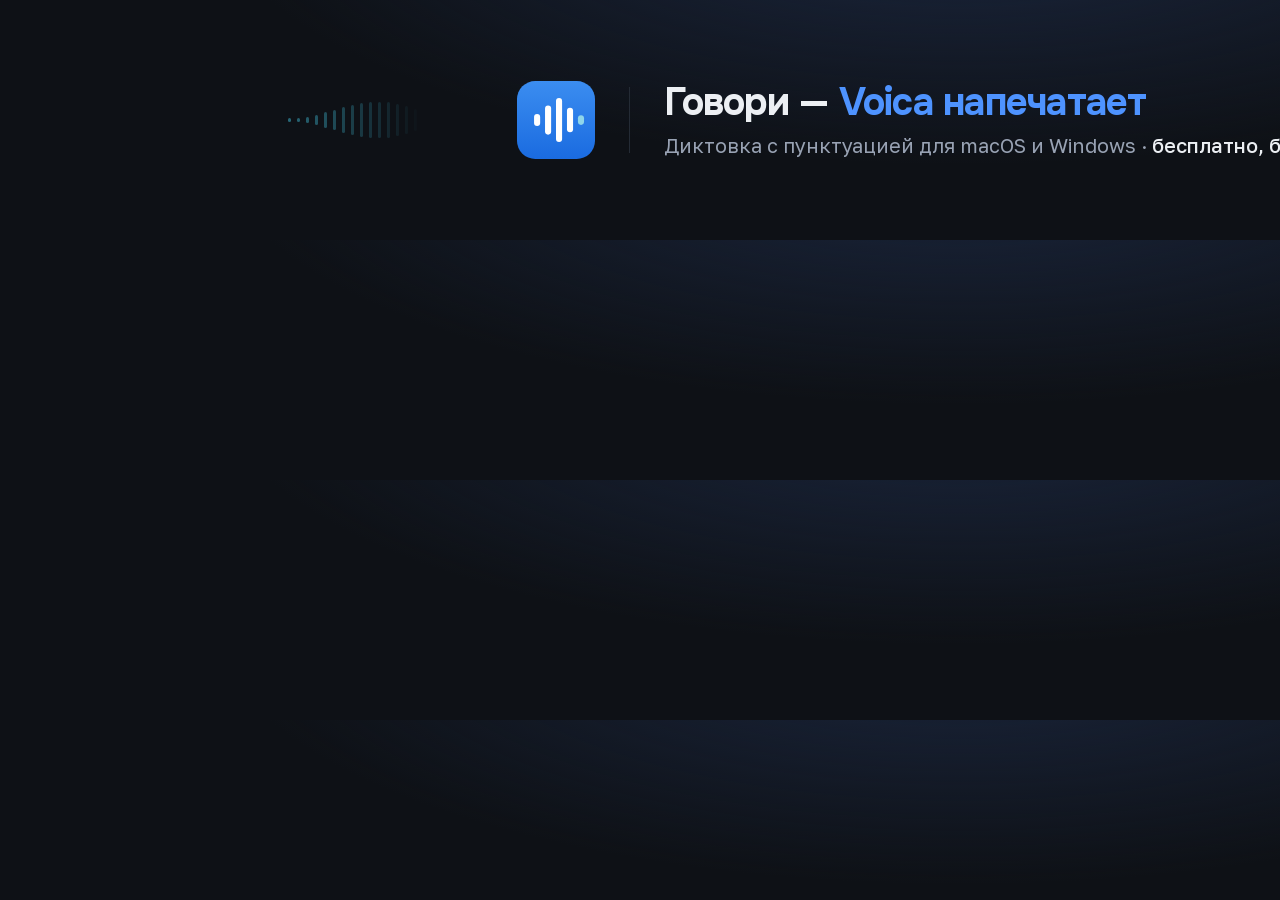
<file: boosty-cover.html>
<!-- Источник обложки канала на Boosty (1920×240 — формат площадки, узкая полоса 8:1).
     Правь тут и перегенери:
     "/Applications/Google Chrome.app/Contents/MacOS/Google Chrome" --headless=new \
       --disable-gpu --hide-scrollbars --force-device-scale-factor=1 --virtual-time-budget=3500 \
       --window-size=1920,240 --screenshot="boosty-cover.png" "file://$PWD/boosty-cover.html"
     Стиль — по BRAND.md: бумага/чернила, синий акцент, циан-волна ЛИНИЯМИ (не заливкой),
     без фиолетовых градиентов и glow. Смысловое — по центру: на мобиле края обрезаются. -->
<!doctype html>
<html lang="ru">
<head>
<meta charset="utf-8">
<link rel="stylesheet" href="assets/css/fonts.css">
<style>
  *{margin:0;padding:0;box-sizing:border-box}
  html,body{width:1920px;height:240px;overflow:hidden}
  body{
    position:relative;
    background:#0E1116;
    background-image:radial-gradient(1200px 420px at 50% -40%, #1b2740 0%, rgba(27,39,64,0) 62%);
    color:#ECEFF3;
    font-family:"Golos Text",-apple-system,sans-serif;
    -webkit-font-smoothing:antialiased;
    display:flex;align-items:center;justify-content:center;
  }

  /* Осциллограмма во всю ширину — фирменный мотив. Маска выедает СЕРЕДИНУ: там текст, и
     полоса под ним превращала бы его в кашу. Заодно правильно для мобилы — смысл в центре,
     по краям только декор, который и обрезается. */
  .osc{position:absolute;inset:0;display:flex;align-items:center;justify-content:center;gap:6px;
       opacity:.45;
       -webkit-mask-image:linear-gradient(90deg,
           transparent 0, #000 6%, #000 15%, transparent 22%,
           transparent 78%, #000 85%, #000 94%, transparent 100%)}
  .osc i{width:3px;border-radius:3px;background:#45CEEB;flex:none}

  /* Центральный замок: знак приложения, справа — текст через разделитель.
     Вордмарка тут НЕТ намеренно: название звучит в слогане, два «Voica» подряд — тавтология.
     Знак — та же иконка, что в Dock и в фавиконе сайта: её и запоминают. */
  .lockup{position:relative;display:flex;align-items:center;gap:34px}
  /* Размер знака = высота двух строк текста справа: иконка не должна доминировать над
     сообщением, а на странице она ещё и соседствует с аватаркой автора. */
  .mark{width:78px;height:78px;display:block;flex:none}

  .rule{width:1px;height:66px;background:#242B35}

  .copy h1{font-family:"Onest",sans-serif;font-weight:700;font-size:38px;line-height:1.1;
           letter-spacing:-.02em}
  .copy h1 em{font-style:normal;color:#4E93FF}
  .copy p{font-size:20px;color:#98A2B3;margin-top:9px;line-height:1.3}
  .copy p b{font-weight:500;color:#ECEFF3}
</style>
</head>
<body>
  <div class="osc" id="osc"></div>

  <div class="lockup">
    <svg class="mark" viewBox="0 0 64 64" xmlns="http://www.w3.org/2000/svg">
      <defs><linearGradient id="g" x1="0" y1="0" x2="0" y2="1">
        <stop offset="0" stop-color="#3B8DF0"/><stop offset="1" stop-color="#1A6BE0"/></linearGradient></defs>
      <rect width="64" height="64" rx="15" fill="url(#g)"/>
      <g fill="#fff">
        <rect x="14" y="27" width="5" height="10" rx="2.5"/>
        <rect x="23" y="20" width="5" height="24" rx="2.5"/>
        <rect x="32" y="14" width="5" height="36" rx="2.5"/>
        <rect x="41" y="22" width="5" height="20" rx="2.5"/>
        <rect x="50" y="28" width="5" height="8" rx="2.5" fill="#8FD6EA"/>
      </g>
    </svg>
    <div class="rule"></div>
    <div class="copy">
      <h1>Говори — <em>Voica напечатает</em></h1>
      <p>Диктовка с пунктуацией для macOS и Windows · <b>бесплатно, без подписки</b></p>
    </div>
  </div>

<script>
// Столбики осциллограммы: детерминированная «речевая» огибающая, чтобы картинка
// повторялась один в один при каждой перегенерации.
const n = 150, box = document.getElementById('osc');
for (let i = 0; i < n; i++) {
  const t = i / (n - 1);
  const env = Math.sin(Math.PI * t) ** 0.7;                     // затухание к краям
  const v = Math.abs(Math.sin(t * 34) * 0.55 + Math.sin(t * 11.3) * 0.45);
  const bar = document.createElement('i');
  bar.style.height = Math.max(4, 150 * env * v) + 'px';
  box.appendChild(bar);
}
</script>
</body>
</html>
</file>
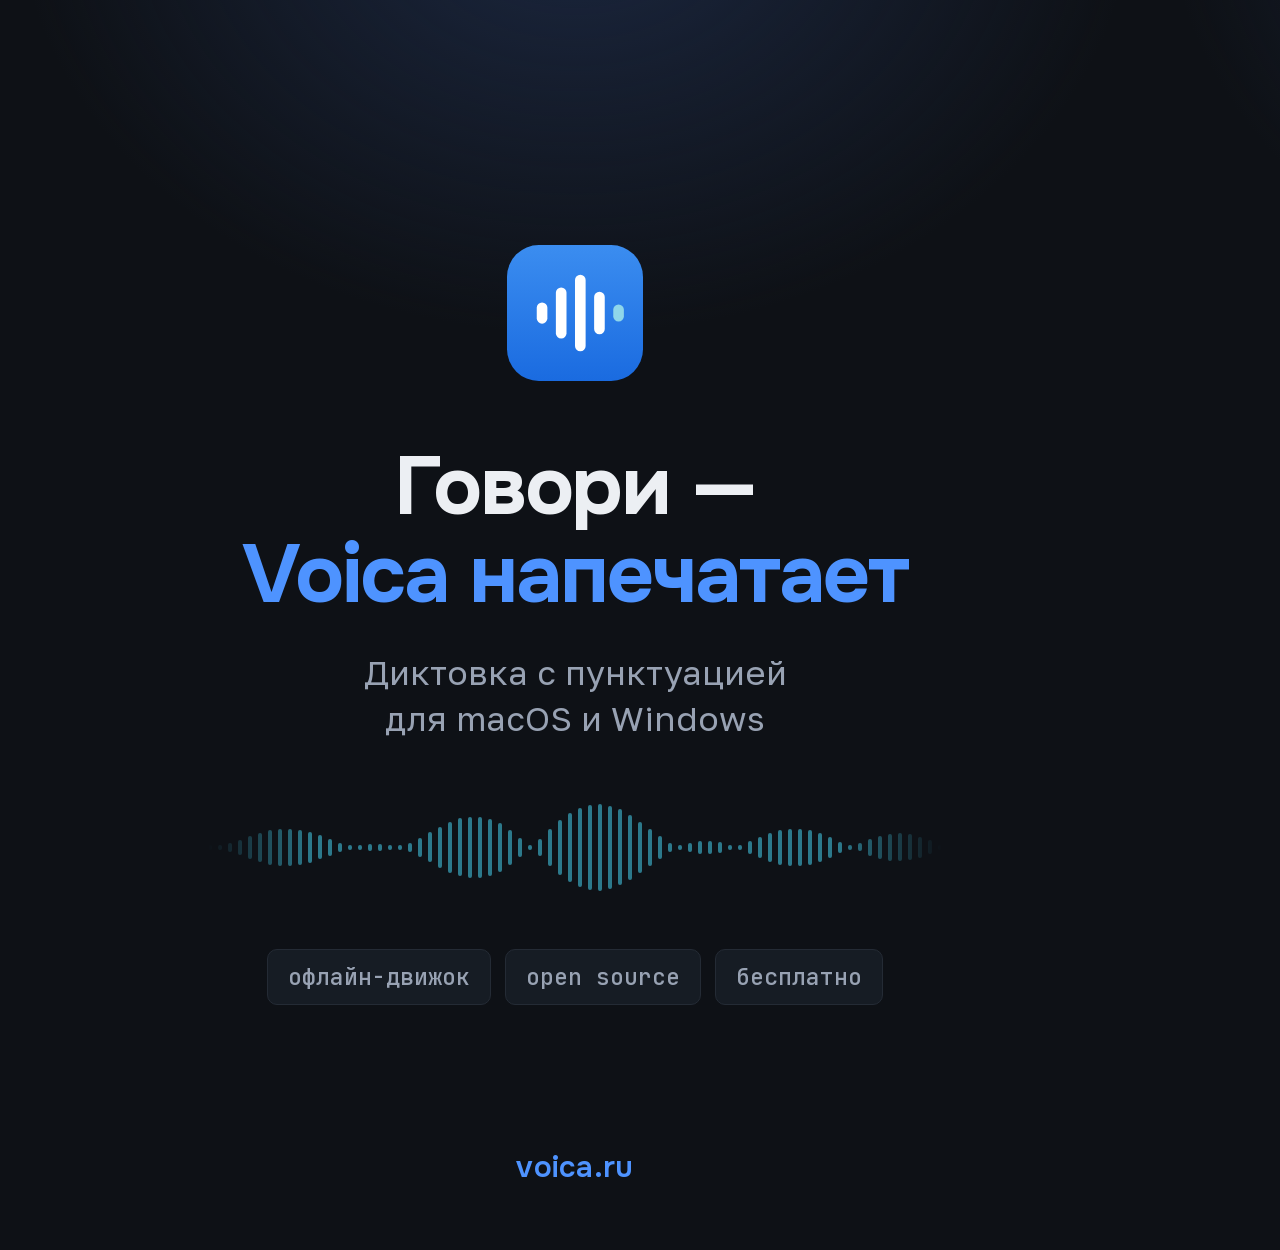
<file: boosty-teaser.html>
<!-- Источник картинки-тизера для поста на Boosty (1150×1250 — двойной размер от
     рекомендованных площадкой 575×625, чтобы не мылилось на ретине).
     Правь тут и перегенери:
     "/Applications/Google Chrome.app/Contents/MacOS/Google Chrome" --headless=new \
       --disable-gpu --hide-scrollbars --force-device-scale-factor=1 --virtual-time-budget=3500 \
       --window-size=1150,1250 --screenshot="boosty-teaser.png" "file://$PWD/boosty-teaser.html"
     Стиль — по BRAND.md, как у обложки: бумага/чернила, синий акцент, циан-волна линиями.
     Смысл держим по центру: Boosty режет края тизера по-разному на разных экранах. -->
<!doctype html>
<html lang="ru">
<head>
<meta charset="utf-8">
<link rel="stylesheet" href="assets/css/fonts.css">
<style>
  *{margin:0;padding:0;box-sizing:border-box}
  html,body{width:1150px;height:1250px;overflow:hidden}
  body{
    position:relative;
    background:#0E1116;
    background-image:radial-gradient(900px 700px at 50% -8%, #1b2740 0%, rgba(27,39,64,0) 62%);
    color:#ECEFF3;
    font-family:"Golos Text",-apple-system,sans-serif;
    -webkit-font-smoothing:antialiased;
    display:flex;flex-direction:column;align-items:center;justify-content:center;
    padding:0 86px;text-align:center;
  }

  /* Знак — иконка приложения (волна в скруглённом квадрате, тот же файл, что фавикон сайта).
     Вордмарка тут НЕТ намеренно: название уже звучит в слогане, а два «Voica» подряд —
     это не бренд, а тавтология. */
  .mark{width:136px;height:136px;margin-bottom:62px;display:block}

  h1{font-family:"Onest",sans-serif;font-weight:700;font-size:82px;line-height:1.08;
     letter-spacing:-.025em}
  h1 em{font-style:normal;color:#4E93FF}
  .sub{font-size:34px;color:#98A2B3;margin-top:30px;line-height:1.35}

  /* Осциллограмма-разделитель: фирменный мотив линиями, без заливок и свечения. */
  .osc{display:flex;align-items:center;justify-content:center;gap:6px;height:96px;margin:58px 0 54px;
       opacity:.55;
       -webkit-mask-image:linear-gradient(90deg,transparent 0,#000 14%,#000 86%,transparent 100%)}
  .osc i{width:4px;border-radius:3px;background:#45CEEB;flex:none}

  .chips{display:flex;flex-wrap:wrap;gap:14px;justify-content:center}
  .chip{font-family:"JetBrains Mono",monospace;font-weight:500;font-size:23px;color:#98A2B3;
        background:#161C24;border:1px solid #242B35;padding:12px 20px;border-radius:10px}

  .site{position:absolute;bottom:64px;font-family:"Onest",sans-serif;font-weight:600;
        font-size:30px;color:#4E93FF;letter-spacing:.01em}
</style>
</head>
<body>
  <svg class="mark" viewBox="0 0 64 64" xmlns="http://www.w3.org/2000/svg">
    <defs><linearGradient id="g" x1="0" y1="0" x2="0" y2="1">
      <stop offset="0" stop-color="#3B8DF0"/><stop offset="1" stop-color="#1A6BE0"/></linearGradient></defs>
    <rect width="64" height="64" rx="15" fill="url(#g)"/>
    <g fill="#fff">
      <rect x="14" y="27" width="5" height="10" rx="2.5"/>
      <rect x="23" y="20" width="5" height="24" rx="2.5"/>
      <rect x="32" y="14" width="5" height="36" rx="2.5"/>
      <rect x="41" y="22" width="5" height="20" rx="2.5"/>
      <rect x="50" y="28" width="5" height="8" rx="2.5" fill="#8FD6EA"/>
    </g>
  </svg>

  <h1>Говори —<br><em>Voica напечатает</em></h1>
  <div class="sub">Диктовка с пунктуацией<br>для macOS и Windows</div>

  <div class="osc" id="osc"></div>

  <div class="chips">
    <div class="chip">офлайн-движок</div>
    <div class="chip">open source</div>
    <div class="chip">бесплатно</div>
  </div>

  <div class="site">voica.ru</div>

<script>
// Детерминированная «речевая» огибающая — картинка повторяется один в один при перегенерации.
const n = 74, box = document.getElementById('osc');
for (let i = 0; i < n; i++) {
  const t = i / (n - 1);
  const env = Math.sin(Math.PI * t) ** 0.6;
  const v = Math.abs(Math.sin(t * 21) * 0.55 + Math.sin(t * 7.7) * 0.45);
  const bar = document.createElement('i');
  bar.style.height = Math.max(5, 96 * env * v) + 'px';
  box.appendChild(bar);
}
</script>
</body>
</html>
</file>
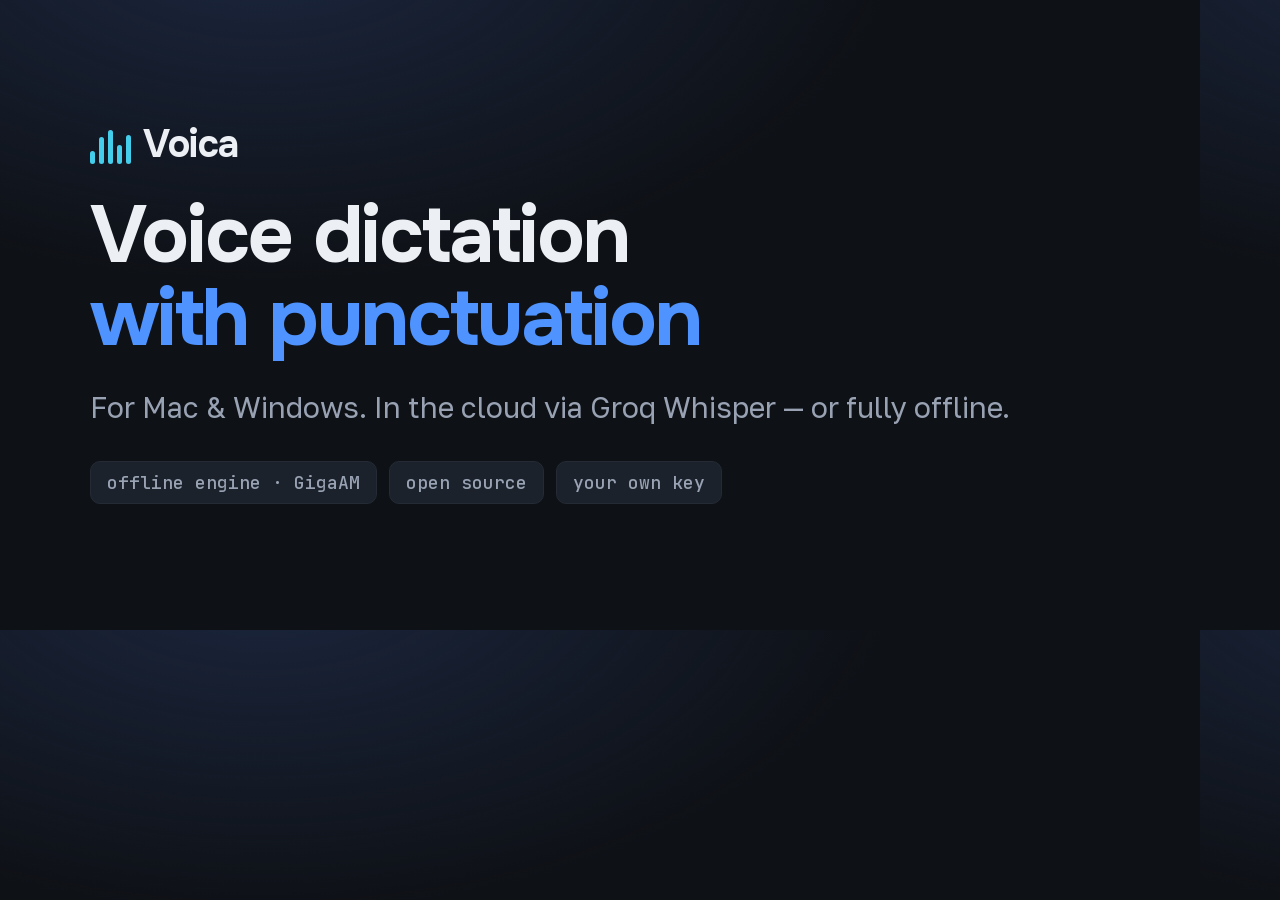
<file: og-en.html>
<!-- Источник EN og-картинки (assets/img/og.en.png). Правь тут и перегенери:
     "/Applications/Google Chrome.app/Contents/MacOS/Google Chrome" --headless=new \
       --disable-gpu --hide-scrollbars --force-device-scale-factor=1 --virtual-time-budget=3500 \
       --window-size=1200,630 --screenshot="assets/img/og.en.png" "file://$PWD/og-en.html"
     RU-версия (og.png) — отдельная картинка без исходника в репо. -->
<!doctype html>
<html lang="en">
<head>
<meta charset="utf-8">
<link rel="stylesheet" href="assets/css/fonts.css">
<style>
  *{margin:0;padding:0;box-sizing:border-box}
  html,body{width:1200px;height:630px}
  body{
    font-family:"Golos Text",-apple-system,sans-serif;
    background:#0E1116;
    background-image:radial-gradient(1100px 620px at 22% -12%, #1c2740 0%, rgba(28,39,64,0) 58%);
    color:#ECEFF3;
    padding:86px 90px;
    display:flex;flex-direction:column;justify-content:center;
    -webkit-font-smoothing:antialiased;
  }
  .brand{display:flex;align-items:flex-end;gap:12px;margin-bottom:30px}
  .wave{display:inline-flex;align-items:flex-end;gap:4px;height:34px}
  .wave i{width:5px;border-radius:4px;background:#45CEEB}
  .wave i:nth-child(1){height:38%}.wave i:nth-child(2){height:78%}.wave i:nth-child(3){height:100%}
  .wave i:nth-child(4){height:56%}.wave i:nth-child(5){height:84%}
  .brand span{font-family:"Onest",sans-serif;font-weight:700;font-size:38px;letter-spacing:-.01em;line-height:1}
  h1{font-family:"Onest",sans-serif;font-weight:700;font-size:80px;line-height:1.04;letter-spacing:-.025em}
  h1 .accent{color:#4E93FF}
  .sub{font-family:"Golos Text",sans-serif;font-weight:400;font-size:29px;color:#98A2B3;margin-top:28px;line-height:1.35;max-width:1000px}
  .chips{display:flex;gap:12px;margin-top:34px}
  .chip{font-family:"JetBrains Mono",monospace;font-weight:500;font-size:18px;color:#98A2B3;background:#1B222C;border:1px solid #242B35;padding:9px 16px;border-radius:10px}
</style>
</head>
<body>
  <div class="brand"><span class="wave"><i></i><i></i><i></i><i></i><i></i></span><span>Voica</span></div>
  <h1>Voice dictation<br><span class="accent">with punctuation</span></h1>
  <div class="sub">For Mac &amp; Windows. In the cloud via Groq Whisper — or fully offline.</div>
  <div class="chips">
    <div class="chip">offline engine · GigaAM</div>
    <div class="chip">open source</div>
    <div class="chip">your own key</div>
  </div>
</body>
</html>
</file>
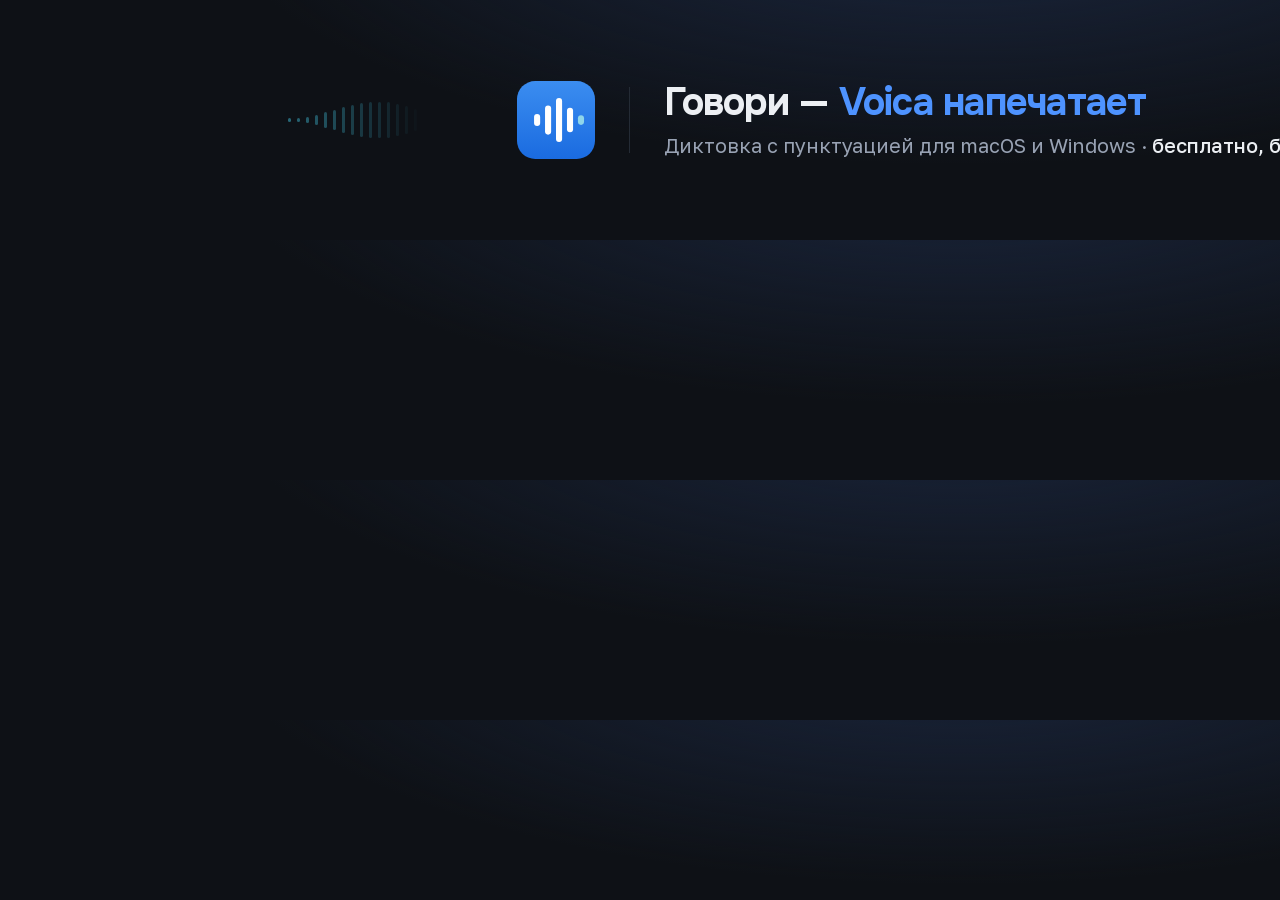
<file: posters/boosty-cover.html>
<!-- Источник обложки канала на Boosty (1920×240 — формат площадки, узкая полоса 8:1).
     Правь тут и перегенери:
     "/Applications/Google Chrome.app/Contents/MacOS/Google Chrome" --headless=new \
       --disable-gpu --hide-scrollbars --force-device-scale-factor=1 --virtual-time-budget=3500 \
       --window-size=1920,240 --screenshot="posters/boosty-cover.png" "file://$PWD/posters/boosty-cover.html"
     Стиль — по BRAND.md: бумага/чернила, синий акцент, циан-волна ЛИНИЯМИ (не заливкой),
     без фиолетовых градиентов и glow. Смысловое — по центру: на мобиле края обрезаются. -->
<!doctype html>
<html lang="ru">
<head>
<meta charset="utf-8">
<link rel="stylesheet" href="../assets/css/fonts.css">
<style>
  *{margin:0;padding:0;box-sizing:border-box}
  html,body{width:1920px;height:240px;overflow:hidden}
  body{
    position:relative;
    background:#0E1116;
    background-image:radial-gradient(1200px 420px at 50% -40%, #1b2740 0%, rgba(27,39,64,0) 62%);
    color:#ECEFF3;
    font-family:"Golos Text",-apple-system,sans-serif;
    -webkit-font-smoothing:antialiased;
    display:flex;align-items:center;justify-content:center;
  }

  /* Осциллограмма во всю ширину — фирменный мотив. Маска выедает СЕРЕДИНУ: там текст, и
     полоса под ним превращала бы его в кашу. Заодно правильно для мобилы — смысл в центре,
     по краям только декор, который и обрезается. */
  .osc{position:absolute;inset:0;display:flex;align-items:center;justify-content:center;gap:6px;
       opacity:.45;
       -webkit-mask-image:linear-gradient(90deg,
           transparent 0, #000 6%, #000 15%, transparent 22%,
           transparent 78%, #000 85%, #000 94%, transparent 100%)}
  .osc i{width:3px;border-radius:3px;background:#45CEEB;flex:none}

  /* Центральный замок: знак приложения, справа — текст через разделитель.
     Вордмарка тут НЕТ намеренно: название звучит в слогане, два «Voica» подряд — тавтология.
     Знак — та же иконка, что в Dock и в фавиконе сайта: её и запоминают. */
  .lockup{position:relative;display:flex;align-items:center;gap:34px}
  /* Размер знака = высота двух строк текста справа: иконка не должна доминировать над
     сообщением, а на странице она ещё и соседствует с аватаркой автора. */
  .mark{width:78px;height:78px;display:block;flex:none}

  .rule{width:1px;height:66px;background:#242B35}

  .copy h1{font-family:"Onest",sans-serif;font-weight:700;font-size:38px;line-height:1.1;
           letter-spacing:-.02em}
  .copy h1 em{font-style:normal;color:#4E93FF}
  .copy p{font-size:20px;color:#98A2B3;margin-top:9px;line-height:1.3}
  .copy p b{font-weight:500;color:#ECEFF3}
</style>
</head>
<body>
  <div class="osc" id="osc"></div>

  <div class="lockup">
    <svg class="mark" viewBox="0 0 64 64" xmlns="http://www.w3.org/2000/svg">
      <defs><linearGradient id="g" x1="0" y1="0" x2="0" y2="1">
        <stop offset="0" stop-color="#3B8DF0"/><stop offset="1" stop-color="#1A6BE0"/></linearGradient></defs>
      <rect width="64" height="64" rx="15" fill="url(#g)"/>
      <g fill="#fff">
        <rect x="14" y="27" width="5" height="10" rx="2.5"/>
        <rect x="23" y="20" width="5" height="24" rx="2.5"/>
        <rect x="32" y="14" width="5" height="36" rx="2.5"/>
        <rect x="41" y="22" width="5" height="20" rx="2.5"/>
        <rect x="50" y="28" width="5" height="8" rx="2.5" fill="#8FD6EA"/>
      </g>
    </svg>
    <div class="rule"></div>
    <div class="copy">
      <h1>Говори — <em>Voica напечатает</em></h1>
      <p>Диктовка с пунктуацией для macOS и Windows · <b>бесплатно, без подписки</b></p>
    </div>
  </div>

<script>
// Столбики осциллограммы: детерминированная «речевая» огибающая, чтобы картинка
// повторялась один в один при каждой перегенерации.
const n = 150, box = document.getElementById('osc');
for (let i = 0; i < n; i++) {
  const t = i / (n - 1);
  const env = Math.sin(Math.PI * t) ** 0.7;                     // затухание к краям
  const v = Math.abs(Math.sin(t * 34) * 0.55 + Math.sin(t * 11.3) * 0.45);
  const bar = document.createElement('i');
  bar.style.height = Math.max(4, 150 * env * v) + 'px';
  box.appendChild(bar);
}
</script>
</body>
</html>
</file>
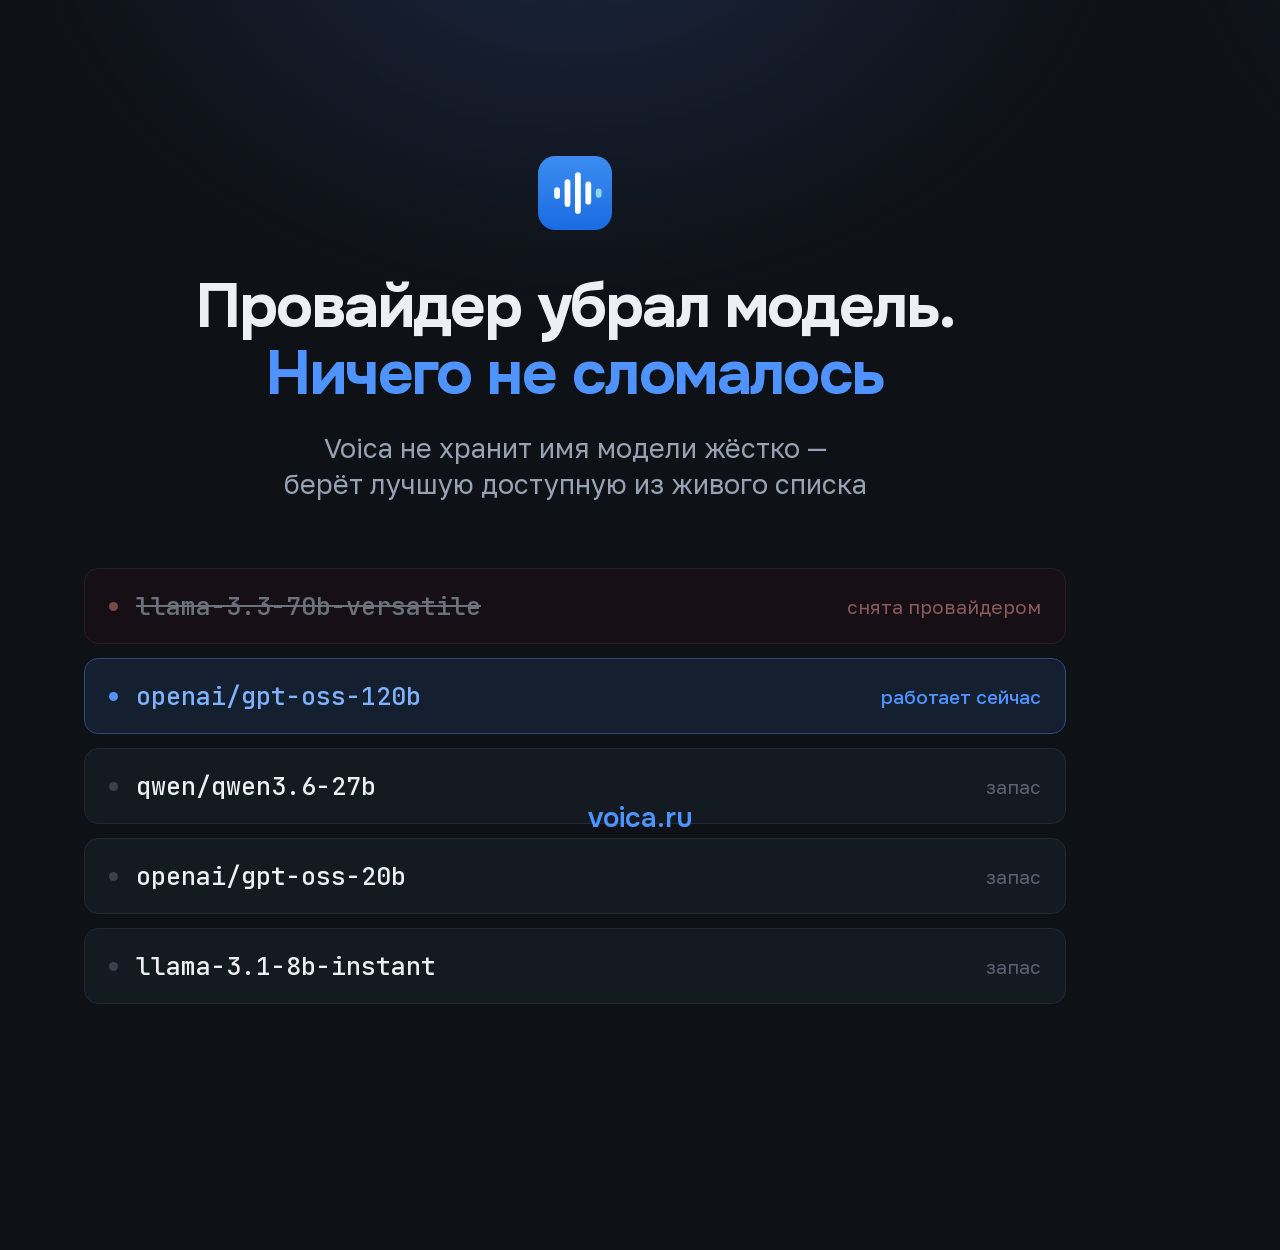
<file: posters/boosty-post-models.html>
<!-- Картинка к посту на Boosty «Провайдер убрал модель. Ничего не сломалось» (1150×1250 —
     двойной размер от рекомендованных площадкой 575×625).
     Правь тут и перегенери:
     "/Applications/Google Chrome.app/Contents/MacOS/Google Chrome" --headless=new \
       --disable-gpu --hide-scrollbars --force-device-scale-factor=1 --virtual-time-budget=3500 \
       --window-size=1150,1250 --screenshot="posters/boosty-post-models.png" "file://$PWD/posters/boosty-post-models.html"
     Стиль — по BRAND.md: бумага/чернила, синий акцент, id моделей моноширинным (как в бренд-буке
     для технического). Без градиентной «нейрослоп»-эстетики и без glow. -->
<!doctype html>
<html lang="ru">
<head>
<meta charset="utf-8">
<link rel="stylesheet" href="../assets/css/fonts.css">
<style>
  *{margin:0;padding:0;box-sizing:border-box}
  html,body{width:1150px;height:1250px;overflow:hidden}
  body{
    background:#0E1116;
    background-image:radial-gradient(900px 700px at 50% -10%, #1b2740 0%, rgba(27,39,64,0) 62%);
    color:#ECEFF3;
    font-family:"Golos Text",-apple-system,sans-serif;
    -webkit-font-smoothing:antialiased;
    display:flex;flex-direction:column;align-items:center;justify-content:center;
    padding:0 84px 90px;   /* нижний отступ — под строку с адресом сайта */
  }

  .mark{width:74px;height:74px;display:block;margin-bottom:44px}

  h1{font-family:"Onest",sans-serif;font-weight:700;font-size:62px;line-height:1.08;
     letter-spacing:-.025em;text-align:center}
  h1 em{font-style:normal;color:#4E93FF}
  .sub{font-size:27px;color:#98A2B3;margin-top:22px;text-align:center;line-height:1.35}

  /* Цепочка моделей: первая снята провайдером, вторая подхватила. */
  .chain{margin-top:66px;width:100%;display:flex;flex-direction:column;gap:14px}
  .row{display:flex;align-items:center;gap:18px;padding:20px 24px;border-radius:14px;
       border:1px solid #212936;background:#141A22}
  .row .id{font-family:"JetBrains Mono",monospace;font-weight:500;font-size:25px;color:#ECEFF3}
  .row .tag{margin-left:auto;font-size:19px;color:#5B6472}

  .dead{border-color:#2A1E22;background:#161016}
  .dead .id{color:#6B727C;text-decoration:line-through;text-decoration-thickness:2px}
  .dead .tag{color:#8C5A5A}

  .live{border-color:#2A4A80;background:#141F30}
  .live .id{color:#7FB2FF}
  .live .tag{color:#4E93FF;font-weight:500}

  .dot{width:9px;height:9px;border-radius:50%;flex:none;background:#39414E}
  .dead .dot{background:#7A4A4A}
  .live .dot{background:#4E93FF}

  .foot{position:absolute;bottom:64px;left:0;right:0;text-align:center;
        font-family:"Onest",sans-serif;font-weight:600;font-size:28px;color:#4E93FF}
</style>
</head>
<body>
  <svg class="mark" viewBox="0 0 64 64" xmlns="http://www.w3.org/2000/svg">
    <defs><linearGradient id="g" x1="0" y1="0" x2="0" y2="1">
      <stop offset="0" stop-color="#3B8DF0"/><stop offset="1" stop-color="#1A6BE0"/></linearGradient></defs>
    <rect width="64" height="64" rx="15" fill="url(#g)"/>
    <g fill="#fff">
      <rect x="14" y="27" width="5" height="10" rx="2.5"/>
      <rect x="23" y="20" width="5" height="24" rx="2.5"/>
      <rect x="32" y="14" width="5" height="36" rx="2.5"/>
      <rect x="41" y="22" width="5" height="20" rx="2.5"/>
      <rect x="50" y="28" width="5" height="8" rx="2.5" fill="#8FD6EA"/>
    </g>
  </svg>

  <h1>Провайдер убрал модель.<br><em>Ничего не сломалось</em></h1>
  <div class="sub">Voica не хранит имя модели жёстко —<br>берёт лучшую доступную из живого списка</div>

  <div class="chain">
    <div class="row dead">
      <span class="dot"></span><span class="id">llama-3.3-70b-versatile</span>
      <span class="tag">снята провайдером</span>
    </div>
    <div class="row live">
      <span class="dot"></span><span class="id">openai/gpt-oss-120b</span>
      <span class="tag">работает сейчас</span>
    </div>
    <div class="row">
      <span class="dot"></span><span class="id">qwen/qwen3.6-27b</span>
      <span class="tag">запас</span>
    </div>
    <div class="row">
      <span class="dot"></span><span class="id">openai/gpt-oss-20b</span>
      <span class="tag">запас</span>
    </div>
    <div class="row">
      <span class="dot"></span><span class="id">llama-3.1-8b-instant</span>
      <span class="tag">запас</span>
    </div>
  </div>

  <div class="foot">voica.ru</div>
</body>
</html>
</file>
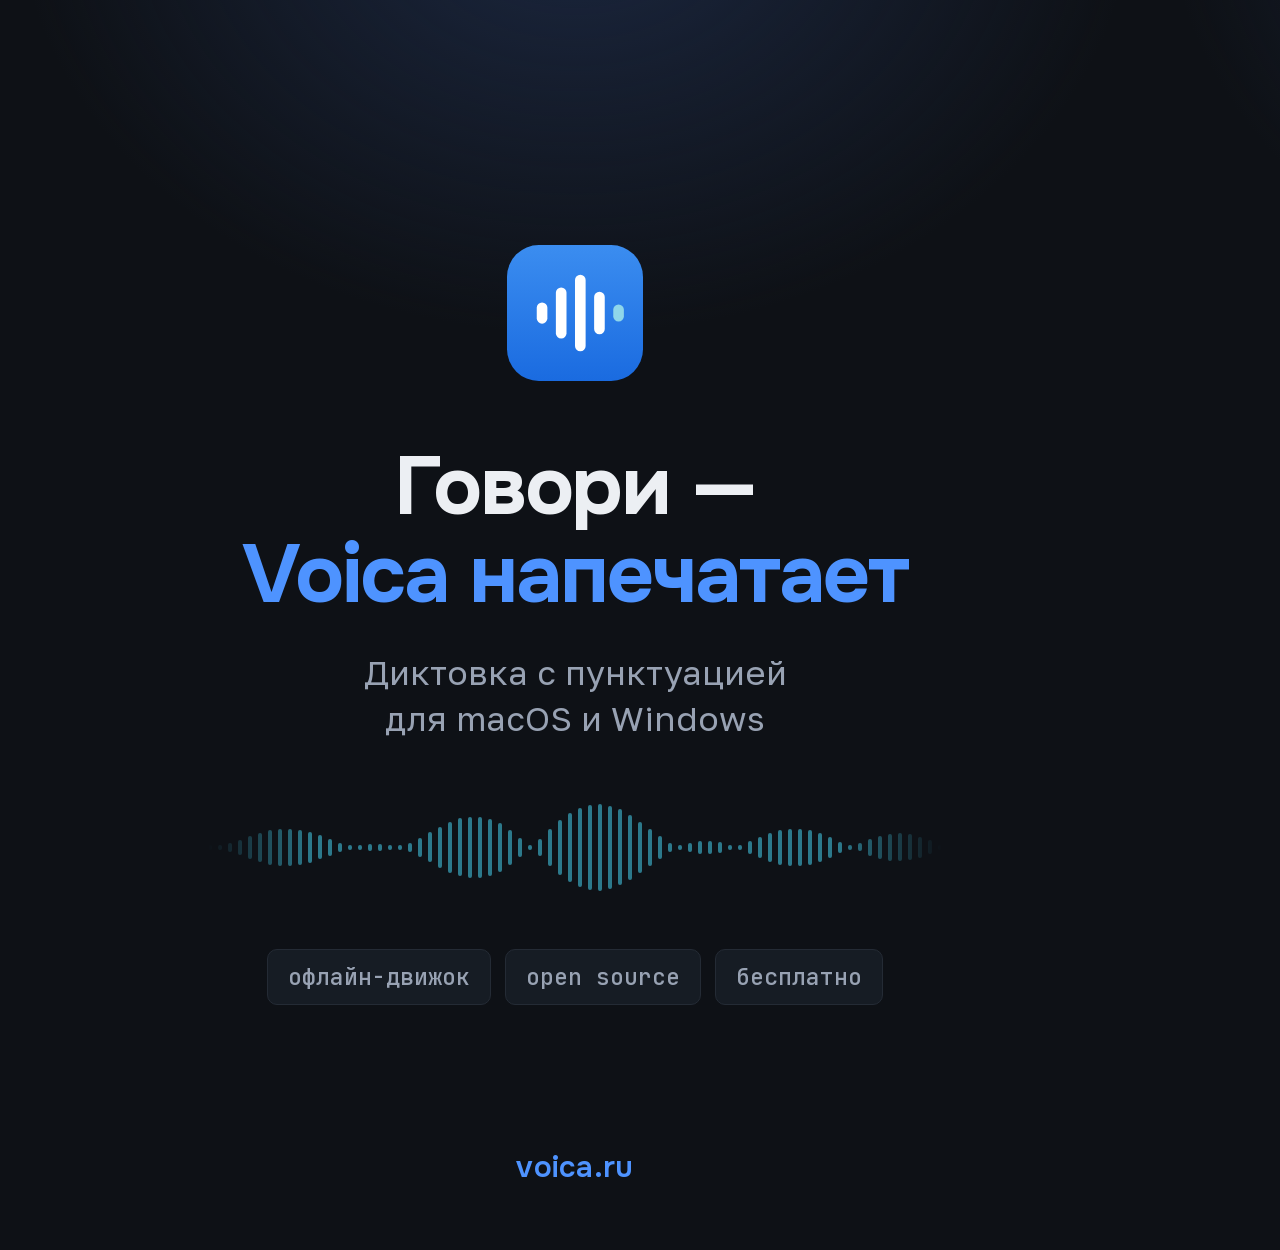
<file: posters/boosty-teaser.html>
<!-- Источник картинки-тизера для поста на Boosty (1150×1250 — двойной размер от
     рекомендованных площадкой 575×625, чтобы не мылилось на ретине).
     Правь тут и перегенери:
     "/Applications/Google Chrome.app/Contents/MacOS/Google Chrome" --headless=new \
       --disable-gpu --hide-scrollbars --force-device-scale-factor=1 --virtual-time-budget=3500 \
       --window-size=1150,1250 --screenshot="posters/boosty-teaser.png" "file://$PWD/posters/boosty-teaser.html"
     Стиль — по BRAND.md, как у обложки: бумага/чернила, синий акцент, циан-волна линиями.
     Смысл держим по центру: Boosty режет края тизера по-разному на разных экранах. -->
<!doctype html>
<html lang="ru">
<head>
<meta charset="utf-8">
<link rel="stylesheet" href="../assets/css/fonts.css">
<style>
  *{margin:0;padding:0;box-sizing:border-box}
  html,body{width:1150px;height:1250px;overflow:hidden}
  body{
    position:relative;
    background:#0E1116;
    background-image:radial-gradient(900px 700px at 50% -8%, #1b2740 0%, rgba(27,39,64,0) 62%);
    color:#ECEFF3;
    font-family:"Golos Text",-apple-system,sans-serif;
    -webkit-font-smoothing:antialiased;
    display:flex;flex-direction:column;align-items:center;justify-content:center;
    padding:0 86px;text-align:center;
  }

  /* Знак — иконка приложения (волна в скруглённом квадрате, тот же файл, что фавикон сайта).
     Вордмарка тут НЕТ намеренно: название уже звучит в слогане, а два «Voica» подряд —
     это не бренд, а тавтология. */
  .mark{width:136px;height:136px;margin-bottom:62px;display:block}

  h1{font-family:"Onest",sans-serif;font-weight:700;font-size:82px;line-height:1.08;
     letter-spacing:-.025em}
  h1 em{font-style:normal;color:#4E93FF}
  .sub{font-size:34px;color:#98A2B3;margin-top:30px;line-height:1.35}

  /* Осциллограмма-разделитель: фирменный мотив линиями, без заливок и свечения. */
  .osc{display:flex;align-items:center;justify-content:center;gap:6px;height:96px;margin:58px 0 54px;
       opacity:.55;
       -webkit-mask-image:linear-gradient(90deg,transparent 0,#000 14%,#000 86%,transparent 100%)}
  .osc i{width:4px;border-radius:3px;background:#45CEEB;flex:none}

  .chips{display:flex;flex-wrap:wrap;gap:14px;justify-content:center}
  .chip{font-family:"JetBrains Mono",monospace;font-weight:500;font-size:23px;color:#98A2B3;
        background:#161C24;border:1px solid #242B35;padding:12px 20px;border-radius:10px}

  .site{position:absolute;bottom:64px;font-family:"Onest",sans-serif;font-weight:600;
        font-size:30px;color:#4E93FF;letter-spacing:.01em}
</style>
</head>
<body>
  <svg class="mark" viewBox="0 0 64 64" xmlns="http://www.w3.org/2000/svg">
    <defs><linearGradient id="g" x1="0" y1="0" x2="0" y2="1">
      <stop offset="0" stop-color="#3B8DF0"/><stop offset="1" stop-color="#1A6BE0"/></linearGradient></defs>
    <rect width="64" height="64" rx="15" fill="url(#g)"/>
    <g fill="#fff">
      <rect x="14" y="27" width="5" height="10" rx="2.5"/>
      <rect x="23" y="20" width="5" height="24" rx="2.5"/>
      <rect x="32" y="14" width="5" height="36" rx="2.5"/>
      <rect x="41" y="22" width="5" height="20" rx="2.5"/>
      <rect x="50" y="28" width="5" height="8" rx="2.5" fill="#8FD6EA"/>
    </g>
  </svg>

  <h1>Говори —<br><em>Voica напечатает</em></h1>
  <div class="sub">Диктовка с пунктуацией<br>для macOS и Windows</div>

  <div class="osc" id="osc"></div>

  <div class="chips">
    <div class="chip">офлайн-движок</div>
    <div class="chip">open source</div>
    <div class="chip">бесплатно</div>
  </div>

  <div class="site">voica.ru</div>

<script>
// Детерминированная «речевая» огибающая — картинка повторяется один в один при перегенерации.
const n = 74, box = document.getElementById('osc');
for (let i = 0; i < n; i++) {
  const t = i / (n - 1);
  const env = Math.sin(Math.PI * t) ** 0.6;
  const v = Math.abs(Math.sin(t * 21) * 0.55 + Math.sin(t * 7.7) * 0.45);
  const bar = document.createElement('i');
  bar.style.height = Math.max(5, 96 * env * v) + 'px';
  box.appendChild(bar);
}
</script>
</body>
</html>
</file>
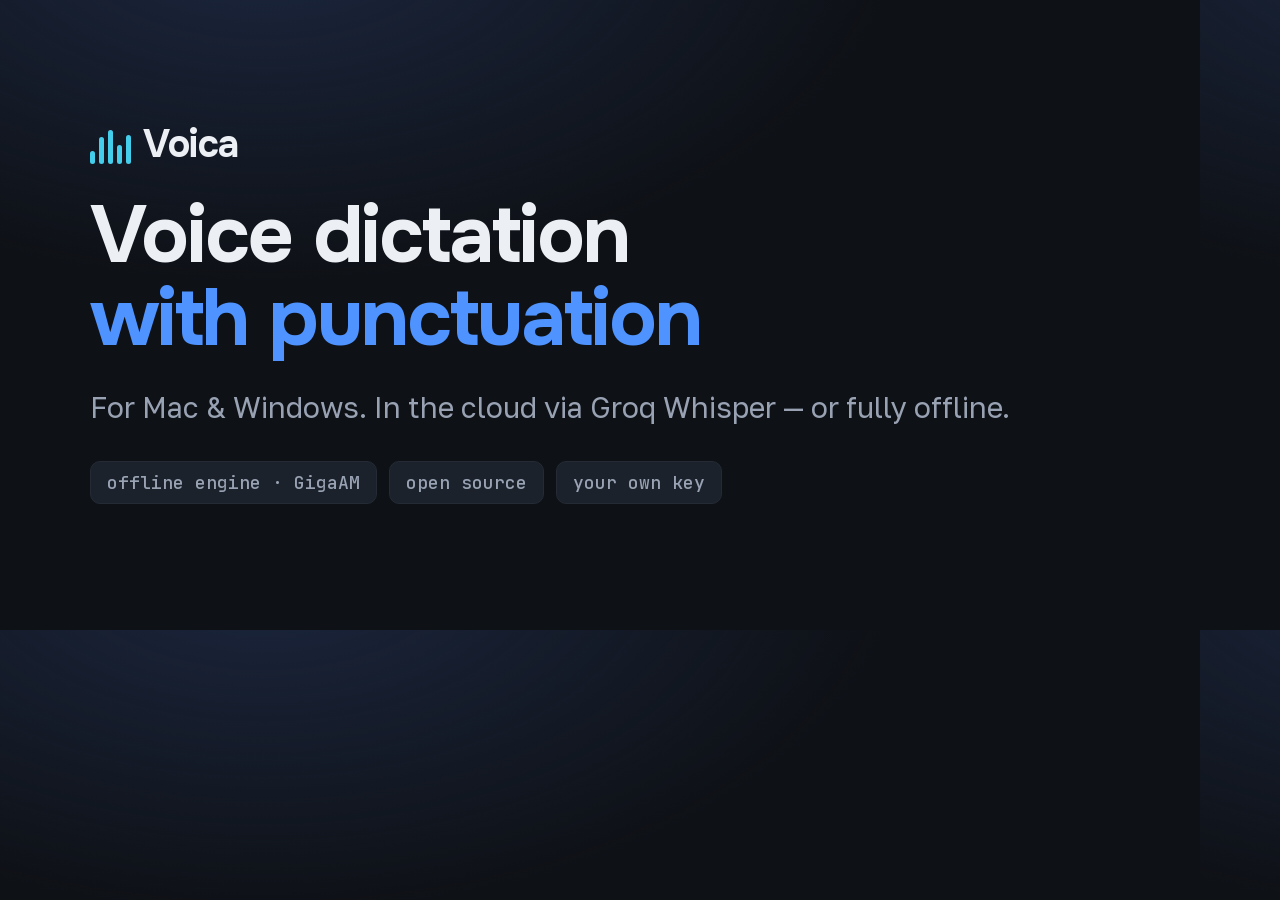
<file: posters/og-en.html>
<!-- Источник EN og-картинки (assets/img/og.en.png). Правь тут и перегенери:
     "/Applications/Google Chrome.app/Contents/MacOS/Google Chrome" --headless=new \
       --disable-gpu --hide-scrollbars --force-device-scale-factor=1 --virtual-time-budget=3500 \
       --window-size=1200,630 --screenshot="assets/img/og.en.png" "file://$PWD/posters/og-en.html"
     RU-версия (og.png) — отдельная картинка без исходника в репо. -->
<!doctype html>
<html lang="en">
<head>
<meta charset="utf-8">
<link rel="stylesheet" href="../assets/css/fonts.css">
<style>
  *{margin:0;padding:0;box-sizing:border-box}
  html,body{width:1200px;height:630px}
  body{
    font-family:"Golos Text",-apple-system,sans-serif;
    background:#0E1116;
    background-image:radial-gradient(1100px 620px at 22% -12%, #1c2740 0%, rgba(28,39,64,0) 58%);
    color:#ECEFF3;
    padding:86px 90px;
    display:flex;flex-direction:column;justify-content:center;
    -webkit-font-smoothing:antialiased;
  }
  .brand{display:flex;align-items:flex-end;gap:12px;margin-bottom:30px}
  .wave{display:inline-flex;align-items:flex-end;gap:4px;height:34px}
  .wave i{width:5px;border-radius:4px;background:#45CEEB}
  .wave i:nth-child(1){height:38%}.wave i:nth-child(2){height:78%}.wave i:nth-child(3){height:100%}
  .wave i:nth-child(4){height:56%}.wave i:nth-child(5){height:84%}
  .brand span{font-family:"Onest",sans-serif;font-weight:700;font-size:38px;letter-spacing:-.01em;line-height:1}
  h1{font-family:"Onest",sans-serif;font-weight:700;font-size:80px;line-height:1.04;letter-spacing:-.025em}
  h1 .accent{color:#4E93FF}
  .sub{font-family:"Golos Text",sans-serif;font-weight:400;font-size:29px;color:#98A2B3;margin-top:28px;line-height:1.35;max-width:1000px}
  .chips{display:flex;gap:12px;margin-top:34px}
  .chip{font-family:"JetBrains Mono",monospace;font-weight:500;font-size:18px;color:#98A2B3;background:#1B222C;border:1px solid #242B35;padding:9px 16px;border-radius:10px}
</style>
</head>
<body>
  <div class="brand"><span class="wave"><i></i><i></i><i></i><i></i><i></i></span><span>Voica</span></div>
  <h1>Voice dictation<br><span class="accent">with punctuation</span></h1>
  <div class="sub">For Mac &amp; Windows. In the cloud via Groq Whisper — or fully offline.</div>
  <div class="chips">
    <div class="chip">offline engine · GigaAM</div>
    <div class="chip">open source</div>
    <div class="chip">your own key</div>
  </div>
</body>
</html>
</file>
<file: assets/css/site.css>
@import "fonts.css";
@import "tokens.css";

*{box-sizing:border-box}
body{margin:0;background:var(--paper);color:var(--ink);font-family:var(--font-body);font-size:17px;line-height:1.6;-webkit-font-smoothing:antialiased;transition:background .3s var(--ease),color .3s var(--ease)}
h1,h2,h3{font-family:var(--font-display);font-weight:700;line-height:1.08;letter-spacing:-.02em;text-wrap:balance;margin:0}
p{margin:0} a{color:inherit;text-decoration:none}
code{font-family:var(--font-mono);font-size:.85em}
.wrap{max-width:var(--wrap);margin:0 auto;padding:0 24px}
.lede{font-size:19px;color:var(--ink-soft);max-width:60ch}

/* Надзаголовок — волна + метка */
.eyebrow{display:inline-flex;align-items:center;gap:9px;font-family:var(--font-display);font-weight:600;font-size:15px;color:var(--brand);margin-bottom:14px}
.wave{display:inline-flex;align-items:flex-end;gap:2.5px;height:15px}
.wave i{width:3px;border-radius:3px;background:var(--wave)}
.wave i:nth-child(1){height:38%}.wave i:nth-child(2){height:78%}.wave i:nth-child(3){height:100%}.wave i:nth-child(4){height:56%}.wave i:nth-child(5){height:84%}

.btn{display:inline-flex;align-items:center;gap:9px;font-family:var(--font-body);font-weight:500;font-size:16px;padding:12px 20px;border-radius:var(--radius-btn);border:1px solid transparent;cursor:pointer;transition:transform .15s var(--ease),background .2s,border-color .2s}
.btn:active{transform:translateY(1px)}
.btn-primary{background:var(--brand);color:#fff}.btn-primary:hover{background:var(--brand-deep)}
.btn-ghost{background:transparent;color:var(--ink);border-color:var(--line-strong)}.btn-ghost:hover{border-color:var(--ink-faint);background:var(--surface)}

.nav{position:sticky;top:0;z-index:20;background:color-mix(in srgb,var(--paper) 82%,transparent);backdrop-filter:saturate(1.6) blur(12px);border-bottom:1px solid var(--line)}
.nav-in{display:flex;align-items:center;justify-content:space-between;height:64px}
.brand{display:flex;align-items:center;gap:10px;font-family:var(--font-display);font-weight:700;font-size:20px}
.brand .wave{height:20px}
.nav-right{display:flex;align-items:center;gap:10px}
.nav-link{font-weight:500;color:var(--ink-soft);padding:8px 12px;border-radius:var(--radius-sm)}.nav-link:hover{color:var(--ink)}
.icon-btn{display:grid;place-items:center;height:40px;min-width:40px;padding:0 10px;border-radius:var(--radius-sm);border:1px solid var(--line-strong);background:var(--surface);color:var(--ink-soft);cursor:pointer;font-family:var(--font-mono);font-size:12px;font-weight:500;transition:.2s;text-decoration:none}
.icon-btn:hover{color:var(--ink);border-color:var(--ink-faint)}
.icon-btn svg{width:18px;height:18px}
.theme-moon{display:none}.theme-sun{display:block}
:root[data-theme="dark"] .theme-moon{display:block}:root[data-theme="dark"] .theme-sun{display:none}
@media (prefers-color-scheme:dark){:root:not([data-theme="light"]) .theme-moon{display:block}:root:not([data-theme="light"]) .theme-sun{display:none}}

.hero{padding:56px 0}
.hero-grid{display:grid;grid-template-columns:1.05fr .95fr;gap:56px;align-items:center}
.hero h1{font-size:clamp(38px,5.4vw,58px);font-weight:800;margin:6px 0 22px}
.hero h1 .accent{color:var(--brand)}
.hero-cta{display:flex;flex-wrap:wrap;gap:12px;margin:30px 0 16px}
.hero-note{font-size:14px;color:var(--ink-faint)}.hero-note b{color:var(--ink-soft);font-weight:500}

/* Строка поддержки под кнопками скачивания. Не кнопка — она бы конкурировала с самим
   скачиванием; ссылка со знаком Boosty в цвете текста (currentColor), поэтому обе темы
   обслуживаются одним файлом. */
.support{margin-top:18px;font-size:14px}
.support a{display:inline-flex;align-items:flex-start;gap:8px;color:var(--ink-soft);
  text-decoration:none;border-bottom:1px solid transparent;transition:color .15s,border-color .15s}
.support a:hover{color:var(--brand);border-bottom-color:currentColor}
/* flex-start + сдвиг вниз: на узком экране строка переносится, и по центру знак «уплывал»
   от текста. Так он всегда стоит у первой строки. */
.support .bst{width:15px;height:15px;flex:none;opacity:.85;margin-top:.18em}

/* Мокап (фикс-тёмный, как «скриншот») */
.mock{background:#151b25;border:1px solid #2b3446;border-radius:var(--radius-card);box-shadow:0 30px 70px -26px rgba(6,12,26,.5);overflow:hidden}
.mock-bar{height:36px;background:linear-gradient(#20293a,#1a2130);display:flex;align-items:center;justify-content:flex-end;gap:16px;padding:0 15px;border-bottom:1px solid #2b3446;color:#8b97ac}
.mock-bar svg{width:15px;height:15px}
.mlive{display:inline-flex;align-items:flex-end;gap:2.6px;height:15px}
.mlive i{width:2.6px;border-radius:2px;background:#4E93FF;animation:vu 1.4s infinite}
.mclock{font-family:var(--font-mono);font-size:12px;color:#aeb9cc}
.mock-body{padding:22px}
.mrec{display:inline-flex;align-items:center;gap:7px;font-family:var(--font-mono);font-size:12px;color:#ff6b6b;margin-bottom:16px}
.mrec b{width:8px;height:8px;border-radius:50%;background:#ff5f57;animation:blink 1.1s infinite}
.mwv{display:flex;align-items:flex-end;gap:4px;height:40px;margin-bottom:18px}
.mwv i{flex:1;border-radius:3px;background:linear-gradient(#4E93FF,#45CEEB);animation:vu 1.5s infinite}
.mres{font-size:19px;line-height:1.5;color:#eef2f8;min-height:2.9em}
.mres .hl{color:#4E93FF;font-weight:500;background:rgba(78,147,255,.16);border-radius:5px;padding:0 5px}
/* Анимация диктовки: печать «сырого» текста → красное подчёркивание неуверенных терминов → исправление */
.mres.typing::after{content:"▌";color:#4E93FF;margin-left:1px;animation:blink 1s infinite}
.mres.fade{opacity:0;transition:opacity .3s var(--ease)}
.mres .raw-term{text-decoration:underline wavy #ff6b6b;text-decoration-thickness:1.5px;text-underline-offset:4px;color:#eef2f8}
.mres .hl.just{animation:fixflash .55s ease}
@keyframes fixflash{0%{background:rgba(255,107,107,.28)}100%{background:rgba(78,147,255,.16)}}
.mhint{margin-top:18px;padding-top:14px;border-top:1px solid #232c3a;font-family:var(--font-mono);font-size:12px;color:#7f8ca3;display:flex;gap:8px;align-items:center}
.mkbd{font-family:var(--font-mono);font-size:11px;color:#cdd6e5;border:1px solid #3a465c;border-bottom-width:2px;border-radius:6px;padding:1px 7px}
@keyframes vu{0%,100%{height:22%}50%{height:100%}}
@keyframes blink{50%{opacity:.3}}

section{padding:78px 0}
.sec-head{max-width:56ch;margin-bottom:40px}
.sec-head h2{font-size:clamp(28px,3.6vw,40px);margin:0 0 14px}

.eng-visual{max-width:440px;margin:0 auto 40px}
.epanel{background:#151b25;border:1px solid #2b3446;border-radius:var(--radius-card);box-shadow:0 30px 70px -26px rgba(6,12,26,.5);padding:24px}
.epanel .cap{font-family:var(--font-mono);font-size:12px;color:#8fa0bd;margin-bottom:13px}
.epanel .eh4{font-family:var(--font-display);font-weight:600;font-size:15px;color:#eef2f8;margin:0 0 13px}
.seg{display:flex;background:#0f141c;border:1px solid #2b3446;border-radius:11px;padding:4px;gap:4px;margin-bottom:15px}
.seg div{flex:1;text-align:center;font-weight:500;font-size:14px;padding:9px 0;border-radius:8px;color:#aeb9cc}
.seg div.on{background:linear-gradient(180deg,#22406e,#1b3358);color:#fff;box-shadow:inset 0 0 0 1px rgba(120,160,230,.35)}
.estatus{display:flex;align-items:center;gap:9px;font-size:13.5px;color:#c7d0df}
.dot-ok{width:16px;height:16px;border-radius:50%;background:var(--ok);display:grid;place-items:center;color:#0B0E13;font-size:10px;font-weight:700}
.esub{font-size:12.5px;color:#7f8ca3;margin-top:11px;line-height:1.5}
.engines{display:grid;grid-template-columns:1fr 1.15fr;gap:22px}
.engine{background:var(--surface);border:1px solid var(--line);border-radius:var(--radius-card);padding:30px}
.engine.local{border-color:color-mix(in srgb,var(--brand) 40%,var(--line));background:linear-gradient(180deg,color-mix(in srgb,var(--brand-tint) 60%,var(--surface)),var(--surface))}
.engine h3{font-size:22px;margin:14px 0 10px;display:flex;align-items:center;gap:10px}
.engine p{color:var(--ink-soft);font-size:16px}
.tag{font-family:var(--font-mono);font-size:12px;font-weight:500;padding:5px 11px;border-radius:20px}
.tag-blue{background:var(--brand-tint);color:var(--brand)}.tag-ok{background:var(--ok-tint);color:var(--ok)}
.chips{display:flex;flex-wrap:wrap;gap:8px;margin-top:18px}
.chip{font-family:var(--font-mono);font-size:12.5px;color:var(--ink-soft);background:var(--surface-2);border:1px solid var(--line);padding:5px 10px;border-radius:8px}
.sber{margin-top:18px;padding-top:16px;border-top:1px dashed var(--line-strong);font-size:14px;color:var(--ink-faint)}.sber b{color:var(--ink-soft);font-weight:500}

.privacy{background:linear-gradient(135deg,#0E1A30,#0A1120);color:#EAF1FB;border-radius:var(--radius-card);padding:44px 40px;display:grid;grid-template-columns:auto 1fr;gap:34px;align-items:center;border:1px solid rgba(120,150,200,.16)}
.privacy .pw i{background:var(--wave)}
.privacy h2{color:#fff;font-size:30px}
.privacy p{color:rgba(234,241,251,.74);margin-top:12px;max-width:64ch}

.steps{display:grid;grid-template-columns:repeat(3,1fr);gap:22px;counter-reset:s}
.step{padding:26px;background:var(--surface);border:1px solid var(--line);border-radius:var(--radius-card)}
.step::before{counter-increment:s;content:"0" counter(s);font-family:var(--font-mono);font-weight:500;font-size:13px;color:var(--brand)}
.step h3{font-size:19px;margin:12px 0 8px}.step p{color:var(--ink-soft);font-size:15px}

.feat{display:grid;grid-template-columns:repeat(3,1fr);gap:1px;background:var(--line);border:1px solid var(--line);border-radius:var(--radius-card);overflow:hidden}
.feat-i{background:var(--surface);padding:26px 24px}
.feat-i h3{font-size:17px;margin:0 0 7px;display:flex;align-items:center;gap:9px}
.feat-i p{font-size:14.5px;color:var(--ink-soft)}
.wm{display:inline-flex;gap:2px;align-items:flex-end;height:14px}
.wm i{width:2.5px;background:var(--wave);border-radius:2px}
.wm i:nth-child(1){height:40%}.wm i:nth-child(2){height:100%}.wm i:nth-child(3){height:60%}

/* FAQ — нативный аккордеон на <details>, без JS */
.faq{max-width:760px;margin:0 auto}
.faq details{border-bottom:1px solid var(--line)}
.faq summary{cursor:pointer;list-style:none;padding:19px 0;font-family:var(--font-display);font-weight:600;font-size:18px;color:var(--ink);display:flex;justify-content:space-between;align-items:center;gap:20px;transition:color .2s}
.faq summary:hover{color:var(--brand)}
.faq summary::-webkit-details-marker{display:none}
.faq summary::after{content:"+";font-family:var(--font-mono);font-size:24px;font-weight:400;color:var(--brand);line-height:1}
.faq details[open] summary::after{content:"−"}
.faq details p{margin:0;padding:0 0 22px;color:var(--ink-soft);font-size:16px;line-height:1.6;max-width:66ch}
/* Ссылки внутри ответов: без этого они наследуют серый текст абзаца и не читаются как ссылки. */
.faq details p a{color:var(--brand);text-decoration:none;border-bottom:1px solid transparent;transition:border-color .15s}
.faq details p a:hover{border-bottom-color:currentColor}

.cta{text-align:center;padding:20px 0 40px}
.cta-box{background:var(--surface);border:1px solid var(--line);border-radius:20px;padding:56px 40px;box-shadow:var(--shadow-card)}
.cta-box h2{font-size:clamp(30px,4vw,44px);margin-bottom:14px}
.cta-box p{color:var(--ink-soft);max-width:52ch;margin:0 auto 28px}

.foot{border-top:1px solid var(--line);padding:40px 0 60px;color:var(--ink-faint);font-size:14px}
.foot-in{display:flex;justify-content:space-between;align-items:center;flex-wrap:wrap;gap:16px}
.foot a{color:var(--ink-soft)}.foot a:hover{color:var(--ink)}
.foot-nav{font-weight:500}
.foot-mono{font-family:var(--font-mono);font-size:12px}

:focus-visible{outline:2.5px solid var(--brand);outline-offset:2px;border-radius:4px}
@media (max-width:900px){.hero-grid,.engines,.steps,.feat{grid-template-columns:1fr}.privacy{grid-template-columns:1fr}section{padding:56px 0}.nav-link.hide-sm{display:none}.nav .btn{padding:10px 16px;font-size:15px}.nav-right{gap:8px}}
/* Короткие ноутбучные экраны (13–15", особ. Chrome с вкладками): сжимаем герой, чтобы первый
   экран влезал. Гейт по ширине (≤1800) — чтобы большие мониторы (24"+, ~1920) не сжимались:
   там высота тоже бывает <860 из-за хрома браузера, но места по ширине полно → оставляем воздух. */
/* Герой занимает всю высоту первого экрана, контент центрируется по вертикали. Надёжно при
   любом размере и зуме — media-query по размерам ненадёжен из-за OS-scaling (24"@150% отдаёт
   браузеру ~1280px CSS, неотличимо от ноутбука). Только десктоп; на мобиле герой течёт как обычно. */
@media (min-width:901px){
  .hero{min-height:calc(100vh - 64px);display:flex;align-items:center}
  .hero>.wrap{width:100%}
  /* Контент героя масштабируется по высоте вьюпорта, чтобы первый экран влезал целиком
     даже на низких десктопных вьюпортах (13" с закладками, 24"@150% ≈ 1280×700–800). */
  .hero h1{font-size:clamp(30px,min(5.2vw,6.6vh),58px);margin:clamp(4px,.6vh,6px) 0 clamp(12px,2.2vh,22px)}
  .lede{font-size:clamp(15px,min(1.5vw,2vh),19px)}
  .hero-cta{margin:clamp(16px,3vh,30px) 0 clamp(10px,1.6vh,16px)}
  .eyebrow{margin-bottom:clamp(8px,1.4vh,14px)}
}
@media (prefers-reduced-motion:reduce){*{animation:none!important;transition:none!important}}
</file>
<file: assets/css/fonts.css>
/* cyrillic */
@font-face {
  font-family: 'Golos Text';
  font-style: normal;
  font-weight: 400;
  font-display: swap;
  src: url(../fonts/golostext-400-cyrillic.woff2) format('woff2');
  unicode-range: U+0301, U+0400-045F, U+0490-0491, U+04B0-04B1, U+2116;
}
/* latin */
@font-face {
  font-family: 'Golos Text';
  font-style: normal;
  font-weight: 400;
  font-display: swap;
  src: url(../fonts/golostext-400-latin.woff2) format('woff2');
  unicode-range: U+0000-00FF, U+0131, U+0152-0153, U+02BB-02BC, U+02C6, U+02DA, U+02DC, U+0304, U+0308, U+0329, U+2000-206F, U+20AC, U+2122, U+2191, U+2193, U+2212, U+2215, U+FEFF, U+FFFD;
}
/* cyrillic */
@font-face {
  font-family: 'Golos Text';
  font-style: normal;
  font-weight: 500;
  font-display: swap;
  src: url(../fonts/golostext-500-cyrillic.woff2) format('woff2');
  unicode-range: U+0301, U+0400-045F, U+0490-0491, U+04B0-04B1, U+2116;
}
/* latin */
@font-face {
  font-family: 'Golos Text';
  font-style: normal;
  font-weight: 500;
  font-display: swap;
  src: url(../fonts/golostext-500-latin.woff2) format('woff2');
  unicode-range: U+0000-00FF, U+0131, U+0152-0153, U+02BB-02BC, U+02C6, U+02DA, U+02DC, U+0304, U+0308, U+0329, U+2000-206F, U+20AC, U+2122, U+2191, U+2193, U+2212, U+2215, U+FEFF, U+FFFD;
}
/* cyrillic */
@font-face {
  font-family: 'JetBrains Mono';
  font-style: normal;
  font-weight: 500;
  font-display: swap;
  src: url(../fonts/jetbrainsmono-500-cyrillic.woff2) format('woff2');
  unicode-range: U+0301, U+0400-045F, U+0490-0491, U+04B0-04B1, U+2116;
}
/* latin */
@font-face {
  font-family: 'JetBrains Mono';
  font-style: normal;
  font-weight: 500;
  font-display: swap;
  src: url(../fonts/jetbrainsmono-500-latin.woff2) format('woff2');
  unicode-range: U+0000-00FF, U+0131, U+0152-0153, U+02BB-02BC, U+02C6, U+02DA, U+02DC, U+0304, U+0308, U+0329, U+2000-206F, U+20AC, U+2122, U+2191, U+2193, U+2212, U+2215, U+FEFF, U+FFFD;
}
/* cyrillic */
@font-face {
  font-family: 'Onest';
  font-style: normal;
  font-weight: 600;
  font-display: swap;
  src: url(../fonts/onest-600-cyrillic.woff2) format('woff2');
  unicode-range: U+0301, U+0400-045F, U+0490-0491, U+04B0-04B1, U+2116;
}
/* latin */
@font-face {
  font-family: 'Onest';
  font-style: normal;
  font-weight: 600;
  font-display: swap;
  src: url(../fonts/onest-600-latin.woff2) format('woff2');
  unicode-range: U+0000-00FF, U+0131, U+0152-0153, U+02BB-02BC, U+02C6, U+02DA, U+02DC, U+0304, U+0308, U+0329, U+2000-206F, U+20AC, U+2122, U+2191, U+2193, U+2212, U+2215, U+FEFF, U+FFFD;
}
/* cyrillic */
@font-face {
  font-family: 'Onest';
  font-style: normal;
  font-weight: 700;
  font-display: swap;
  src: url(../fonts/onest-700-cyrillic.woff2) format('woff2');
  unicode-range: U+0301, U+0400-045F, U+0490-0491, U+04B0-04B1, U+2116;
}
/* latin */
@font-face {
  font-family: 'Onest';
  font-style: normal;
  font-weight: 700;
  font-display: swap;
  src: url(../fonts/onest-700-latin.woff2) format('woff2');
  unicode-range: U+0000-00FF, U+0131, U+0152-0153, U+02BB-02BC, U+02C6, U+02DA, U+02DC, U+0304, U+0308, U+0329, U+2000-206F, U+20AC, U+2122, U+2191, U+2193, U+2212, U+2215, U+FEFF, U+FFFD;
}
</file>
